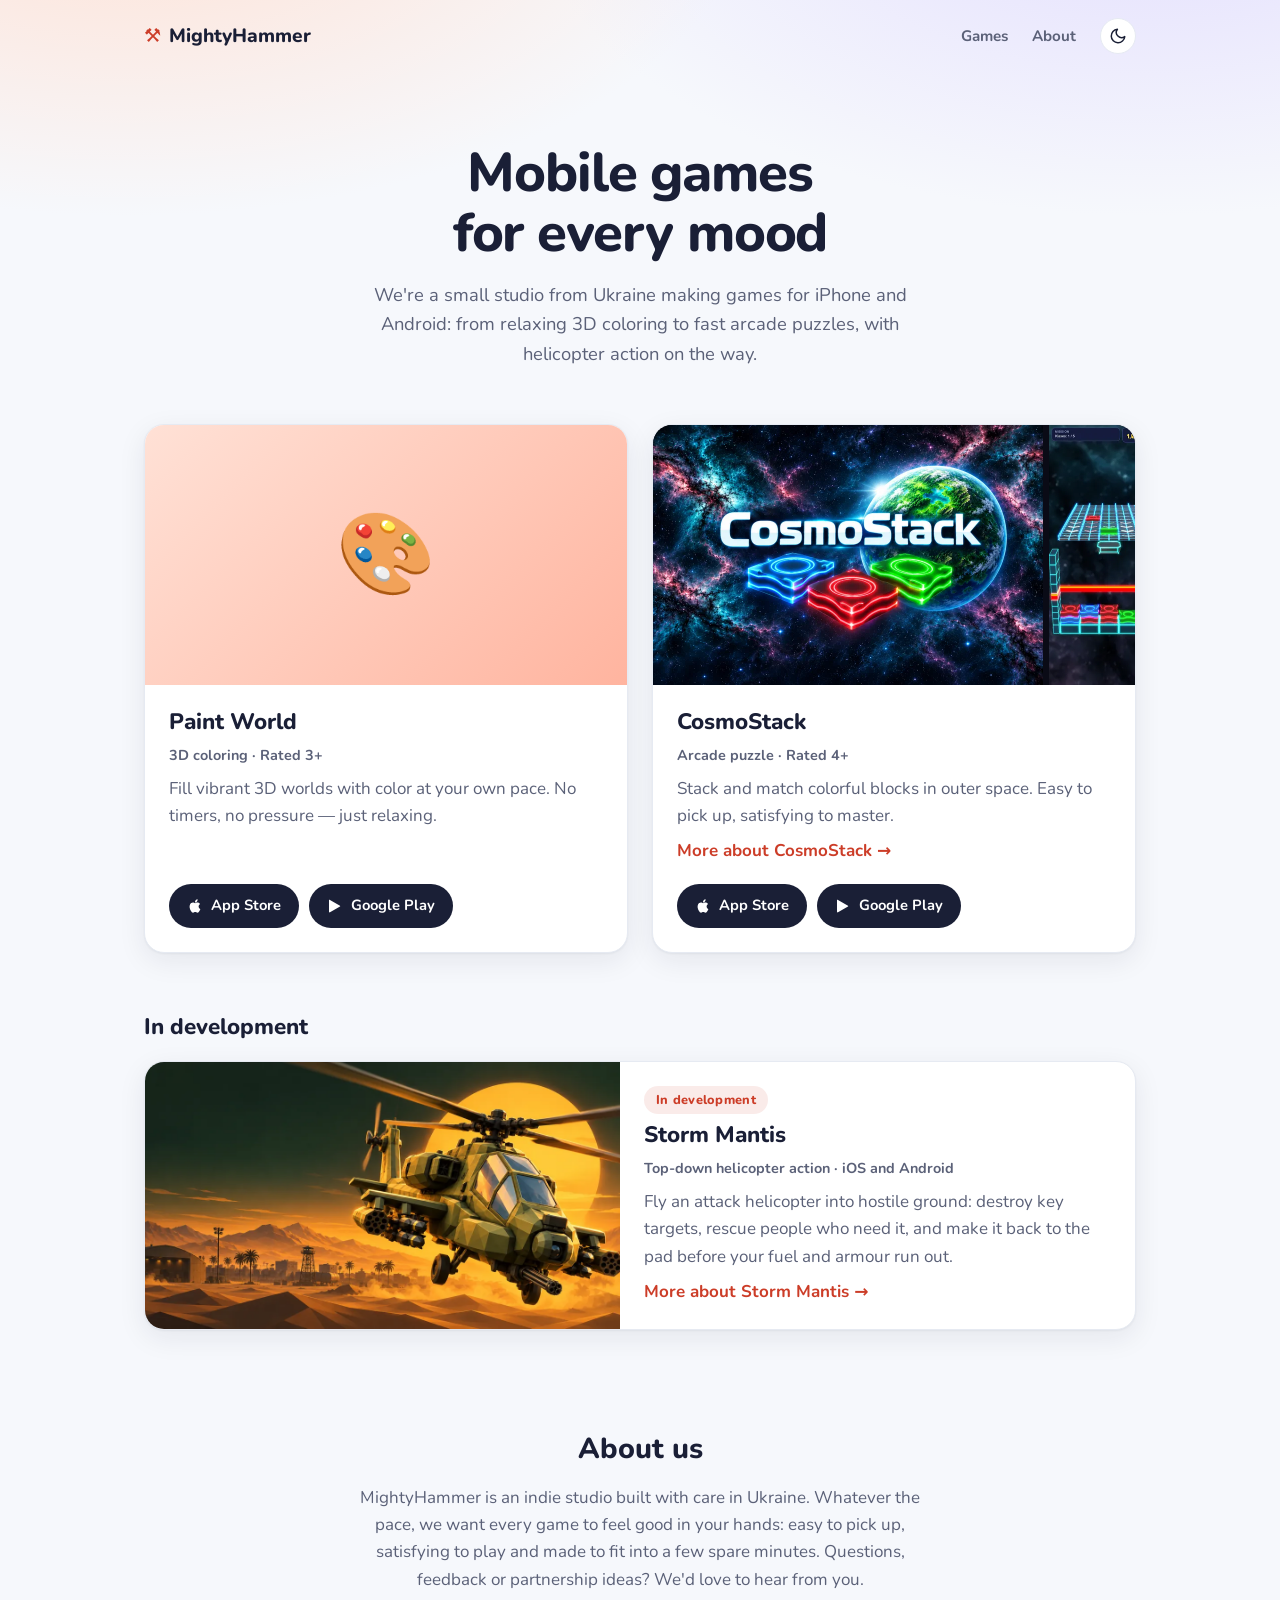
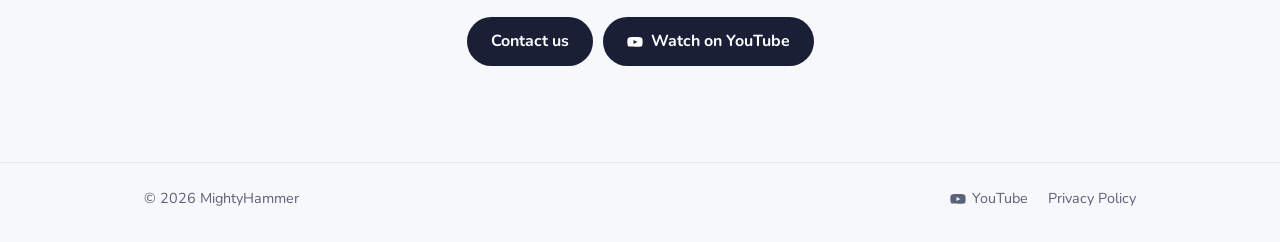
<file: index.html>
<!DOCTYPE html>
<html lang="en">
<head>
  <meta charset="UTF-8" />
  <meta name="viewport" content="width=device-width, initial-scale=1.0" />
  <title>MightyHammer – Mobile Games Studio</title>
  <meta name="description" content="MightyHammer is an indie studio from Ukraine making mobile games for iOS and Android, from relaxing 3D coloring to fast arcade puzzles and helicopter action." />
  <link rel="icon" href="data:image/svg+xml,<svg xmlns='http://www.w3.org/2000/svg' viewBox='0 0 100 100'><text y='.9em' font-size='90'>⚒️</text></svg>" />
  <link rel="preconnect" href="https://fonts.googleapis.com" />
  <link rel="preconnect" href="https://fonts.gstatic.com" crossorigin />
  <link href="https://fonts.googleapis.com/css2?family=Nunito:wght@400;700;800&display=swap" rel="stylesheet" />
  <meta name="color-scheme" content="light dark" />
  <script src="theme.js"></script>
  <link rel="stylesheet" href="styles.css" />
</head>
<body>

<header>
  <div class="wrap">
    <a class="logo" href="/"><span>⚒</span> MightyHammer</a>
    <nav>
      <a href="#games">Games</a>
      <a href="#about">About</a>
      <button class="theme-toggle" type="button" aria-label="Switch theme" hidden>
        <svg class="icon-moon" viewBox="0 0 24 24" aria-hidden="true"><path d="M21 12.79A9 9 0 1 1 11.21 3 7 7 0 0 0 21 12.79z"/></svg>
        <svg class="icon-sun" viewBox="0 0 24 24" aria-hidden="true"><circle cx="12" cy="12" r="4.5"/><path d="M12 1.5v2.5M12 20v2.5M4.6 4.6l1.8 1.8M17.6 17.6l1.8 1.8M1.5 12H4M20 12h2.5M4.6 19.4l1.8-1.8M17.6 6.4l1.8-1.8"/></svg>
      </button>
    </nav>
  </div>
</header>

<main class="wrap">

  <section class="hero">
    <h1>Mobile games for every mood</h1>
    <p>We're a small studio from Ukraine making games for iPhone and Android: from relaxing 3D coloring to fast arcade puzzles, with helicopter action on the way.</p>
  </section>

  <section id="games" class="games" aria-label="Our games">

    <article class="game">
      <div class="game-cover paint" role="img" aria-label="Paint World">🎨</div>
      <div class="game-body">
        <h2>Paint World</h2>
        <div class="game-meta">3D coloring · Rated 3+</div>
        <p>Fill vibrant 3D worlds with color at your own pace. No timers, no pressure — just relaxing.</p>
        <div class="stores">
          <a class="store" href="https://apps.apple.com/ua/app/paint-world-colors-of-life/id1546455893" target="_blank" rel="noopener">
            <svg viewBox="0 0 24 24" aria-hidden="true"><path d="M18.71 19.5c-.83 1.24-1.71 2.45-3.05 2.47-1.34.03-1.77-.79-3.29-.79-1.53 0-2 .77-3.27.82-1.31.05-2.3-1.32-3.14-2.53C4.25 17 2.94 12.45 4.7 9.39c.87-1.52 2.43-2.48 4.12-2.51 1.28-.02 2.5.87 3.29.87.78 0 2.26-1.07 3.8-.91.65.03 2.47.26 3.64 1.98-.09.06-2.17 1.28-2.15 3.81.03 3.02 2.65 4.03 2.68 4.04-.03.07-.42 1.44-1.38 2.83M13 3.5c.73-.83 1.94-1.46 2.94-1.5.13 1.17-.34 2.35-1.04 3.19-.69.85-1.83 1.51-2.95 1.42-.15-1.15.41-2.35 1.05-3.11z"/></svg>
            App Store
          </a>
          <a class="store" href="https://play.google.com/store/apps/details?id=com.mightyhammer.paintworld" target="_blank" rel="noopener">
            <svg viewBox="0 0 24 24" aria-hidden="true"><path d="M3 20.5v-17c0-.83 1-.83 1.5-.43l15 8.5c.5.28.5 1.07 0 1.35l-15 8.5C3.5 21.83 3 21.33 3 20.5z"/></svg>
            Google Play
          </a>
        </div>
      </div>
    </article>

    <article class="game">
      <div class="game-cover reel" role="img" aria-label="CosmoStack artwork and gameplay screenshots">
        <div class="reel-track">
          <img src="images/cosmostack/00-artwork.webp" width="780" height="520" alt="" />
          <img src="images/cosmostack/01-match-and-stack.webp" width="239" height="520" alt="" />
          <img src="images/cosmostack/02-clear-the-line.webp" width="239" height="520" alt="" />
          <img src="images/cosmostack/03-complete-missions.webp" width="239" height="520" alt="" />
          <img src="images/cosmostack/04-build-your-colony.webp" width="239" height="520" alt="" />
          <img src="images/cosmostack/05-restore-planets.webp" width="239" height="520" alt="" />
          <img src="images/cosmostack/06-explore-the-galaxy.webp" width="239" height="520" alt="" />
          <img src="images/cosmostack/07-crystallon-blue-nebula.webp" width="239" height="520" alt="" />
          <img src="images/cosmostack/08-ionia-red-nebula.webp" width="239" height="520" alt="" />
          <!-- same images again, so the loop is seamless -->
          <img src="images/cosmostack/00-artwork.webp" width="780" height="520" alt="" aria-hidden="true" />
          <img src="images/cosmostack/01-match-and-stack.webp" width="239" height="520" alt="" aria-hidden="true" />
          <img src="images/cosmostack/02-clear-the-line.webp" width="239" height="520" alt="" aria-hidden="true" />
          <img src="images/cosmostack/03-complete-missions.webp" width="239" height="520" alt="" aria-hidden="true" />
          <img src="images/cosmostack/04-build-your-colony.webp" width="239" height="520" alt="" aria-hidden="true" />
          <img src="images/cosmostack/05-restore-planets.webp" width="239" height="520" alt="" aria-hidden="true" />
          <img src="images/cosmostack/06-explore-the-galaxy.webp" width="239" height="520" alt="" aria-hidden="true" />
          <img src="images/cosmostack/07-crystallon-blue-nebula.webp" width="239" height="520" alt="" aria-hidden="true" />
          <img src="images/cosmostack/08-ionia-red-nebula.webp" width="239" height="520" alt="" aria-hidden="true" />
        </div>
      </div>
      <div class="game-body">
        <h2><a href="cosmostack.html">CosmoStack</a></h2>
        <div class="game-meta">Arcade puzzle · Rated 4+</div>
        <p>Stack and match colorful blocks in outer space. Easy to pick up, satisfying to master.</p>
        <a class="more" href="cosmostack.html">More about CosmoStack →</a>
        <div class="stores">
          <a class="store" href="https://apps.apple.com/ua/app/cosmostack-match-color-blocks/id1511382402" target="_blank" rel="noopener">
            <svg viewBox="0 0 24 24" aria-hidden="true"><path d="M18.71 19.5c-.83 1.24-1.71 2.45-3.05 2.47-1.34.03-1.77-.79-3.29-.79-1.53 0-2 .77-3.27.82-1.31.05-2.3-1.32-3.14-2.53C4.25 17 2.94 12.45 4.7 9.39c.87-1.52 2.43-2.48 4.12-2.51 1.28-.02 2.5.87 3.29.87.78 0 2.26-1.07 3.8-.91.65.03 2.47.26 3.64 1.98-.09.06-2.17 1.28-2.15 3.81.03 3.02 2.65 4.03 2.68 4.04-.03.07-.42 1.44-1.38 2.83M13 3.5c.73-.83 1.94-1.46 2.94-1.5.13 1.17-.34 2.35-1.04 3.19-.69.85-1.83 1.51-2.95 1.42-.15-1.15.41-2.35 1.05-3.11z"/></svg>
            App Store
          </a>
          <a class="store" href="https://play.google.com/store/apps/details?id=com.MightyHammer.CosmoStack" target="_blank" rel="noopener">
            <svg viewBox="0 0 24 24" aria-hidden="true"><path d="M3 20.5v-17c0-.83 1-.83 1.5-.43l15 8.5c.5.28.5 1.07 0 1.35l-15 8.5C3.5 21.83 3 21.33 3 20.5z"/></svg>
            Google Play
          </a>
        </div>
      </div>
    </article>

  </section>

  <section aria-labelledby="in-development">
    <h2 id="in-development" class="section-title">In development</h2>
    <article class="game game-wide">
      <img class="game-wide-art" src="images/storm-mantis/key-art.webp" width="1200" height="600" alt="An attack helicopter flying low over desert dunes at sunset" />
      <div class="game-body">
        <span class="badge">In development</span>
        <h3><a href="storm-mantis.html">Storm Mantis</a></h3>
        <div class="game-meta">Top-down helicopter action · iOS and Android</div>
        <p>Fly an attack helicopter into hostile ground: destroy key targets, rescue people who need it, and make it back to the pad before your fuel and armour run out.</p>
        <a class="more" href="storm-mantis.html">More about Storm Mantis →</a>
      </div>
    </article>
  </section>

  <section id="about" class="about">
    <h2>About us</h2>
    <p>MightyHammer is an indie studio built with care in Ukraine. Whatever the pace, we want every game to feel good in your hands: easy to pick up, satisfying to play and made to fit into a few spare minutes. Questions, feedback or partnership ideas? We'd love to hear from you.</p>
    <div class="about-links">
      <a class="store" href="mailto:mightyhammergames@gmail.com">Contact us</a>
      <a class="store" href="https://www.youtube.com/@mightyhammer4427" target="_blank" rel="noopener">
        <svg viewBox="0 0 24 24" aria-hidden="true"><path fill-rule="evenodd" d="M23 7.2a3 3 0 0 0-2.1-2.1C19 4.6 12 4.6 12 4.6s-7 0-8.9.5A3 3 0 0 0 1 7.2 31 31 0 0 0 .5 12a31 31 0 0 0 .5 4.8 3 3 0 0 0 2.1 2.1c1.9.5 8.9.5 8.9.5s7 0 8.9-.5a3 3 0 0 0 2.1-2.1 31 31 0 0 0 .5-4.8 31 31 0 0 0-.5-4.8zM9.75 15.02V8.98L15.5 12l-5.75 3.02z"/></svg>
        Watch on YouTube
      </a>
    </div>
  </section>

</main>

<footer>
  <div class="wrap">
    <span>© 2026 MightyHammer</span>
    <div class="footer-links">
      <a href="https://www.youtube.com/@mightyhammer4427" target="_blank" rel="noopener"><svg viewBox="0 0 24 24" aria-hidden="true"><path fill-rule="evenodd" d="M23 7.2a3 3 0 0 0-2.1-2.1C19 4.6 12 4.6 12 4.6s-7 0-8.9.5A3 3 0 0 0 1 7.2 31 31 0 0 0 .5 12a31 31 0 0 0 .5 4.8 3 3 0 0 0 2.1 2.1c1.9.5 8.9.5 8.9.5s7 0 8.9-.5a3 3 0 0 0 2.1-2.1 31 31 0 0 0 .5-4.8 31 31 0 0 0-.5-4.8zM9.75 15.02V8.98L15.5 12l-5.75 3.02z"/></svg> YouTube</a>
      <a href="privacy-policy.html">Privacy Policy</a>
    </div>
  </div>
</footer>

</body>
</html>
</file>
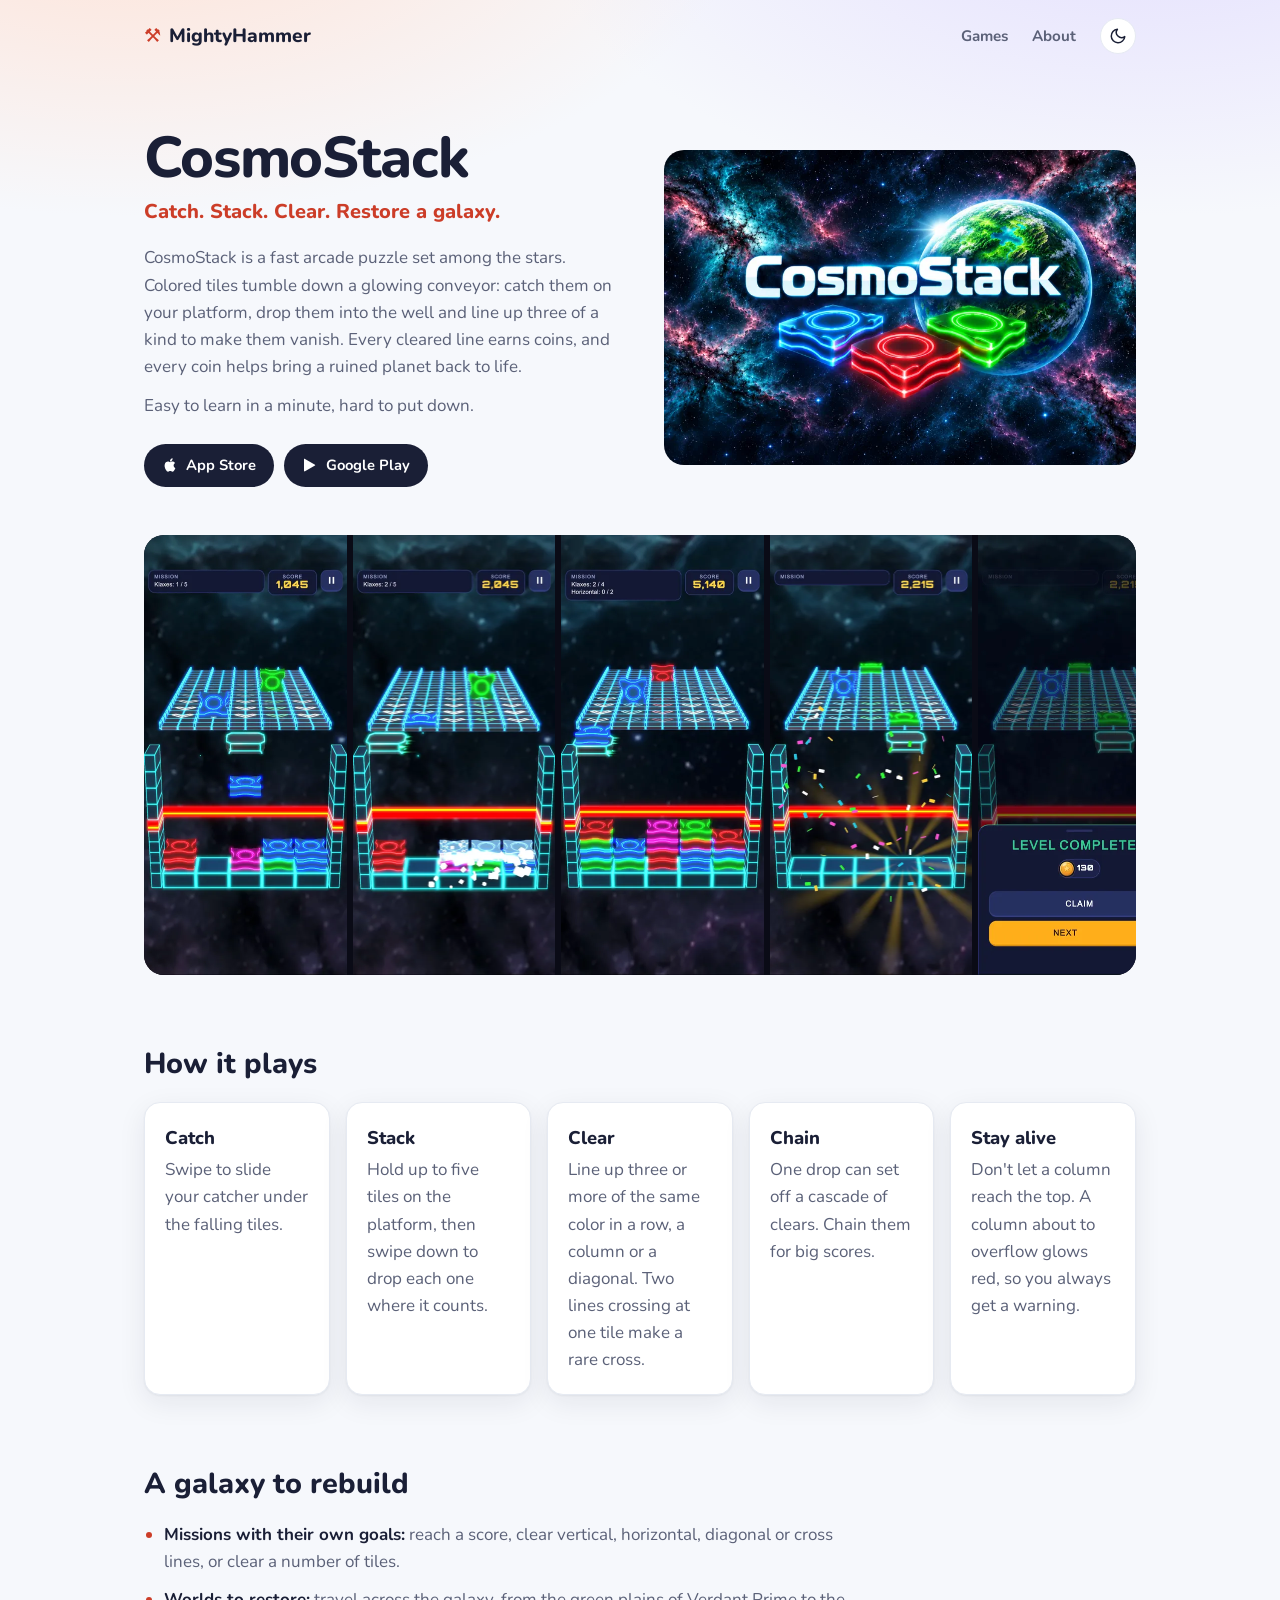
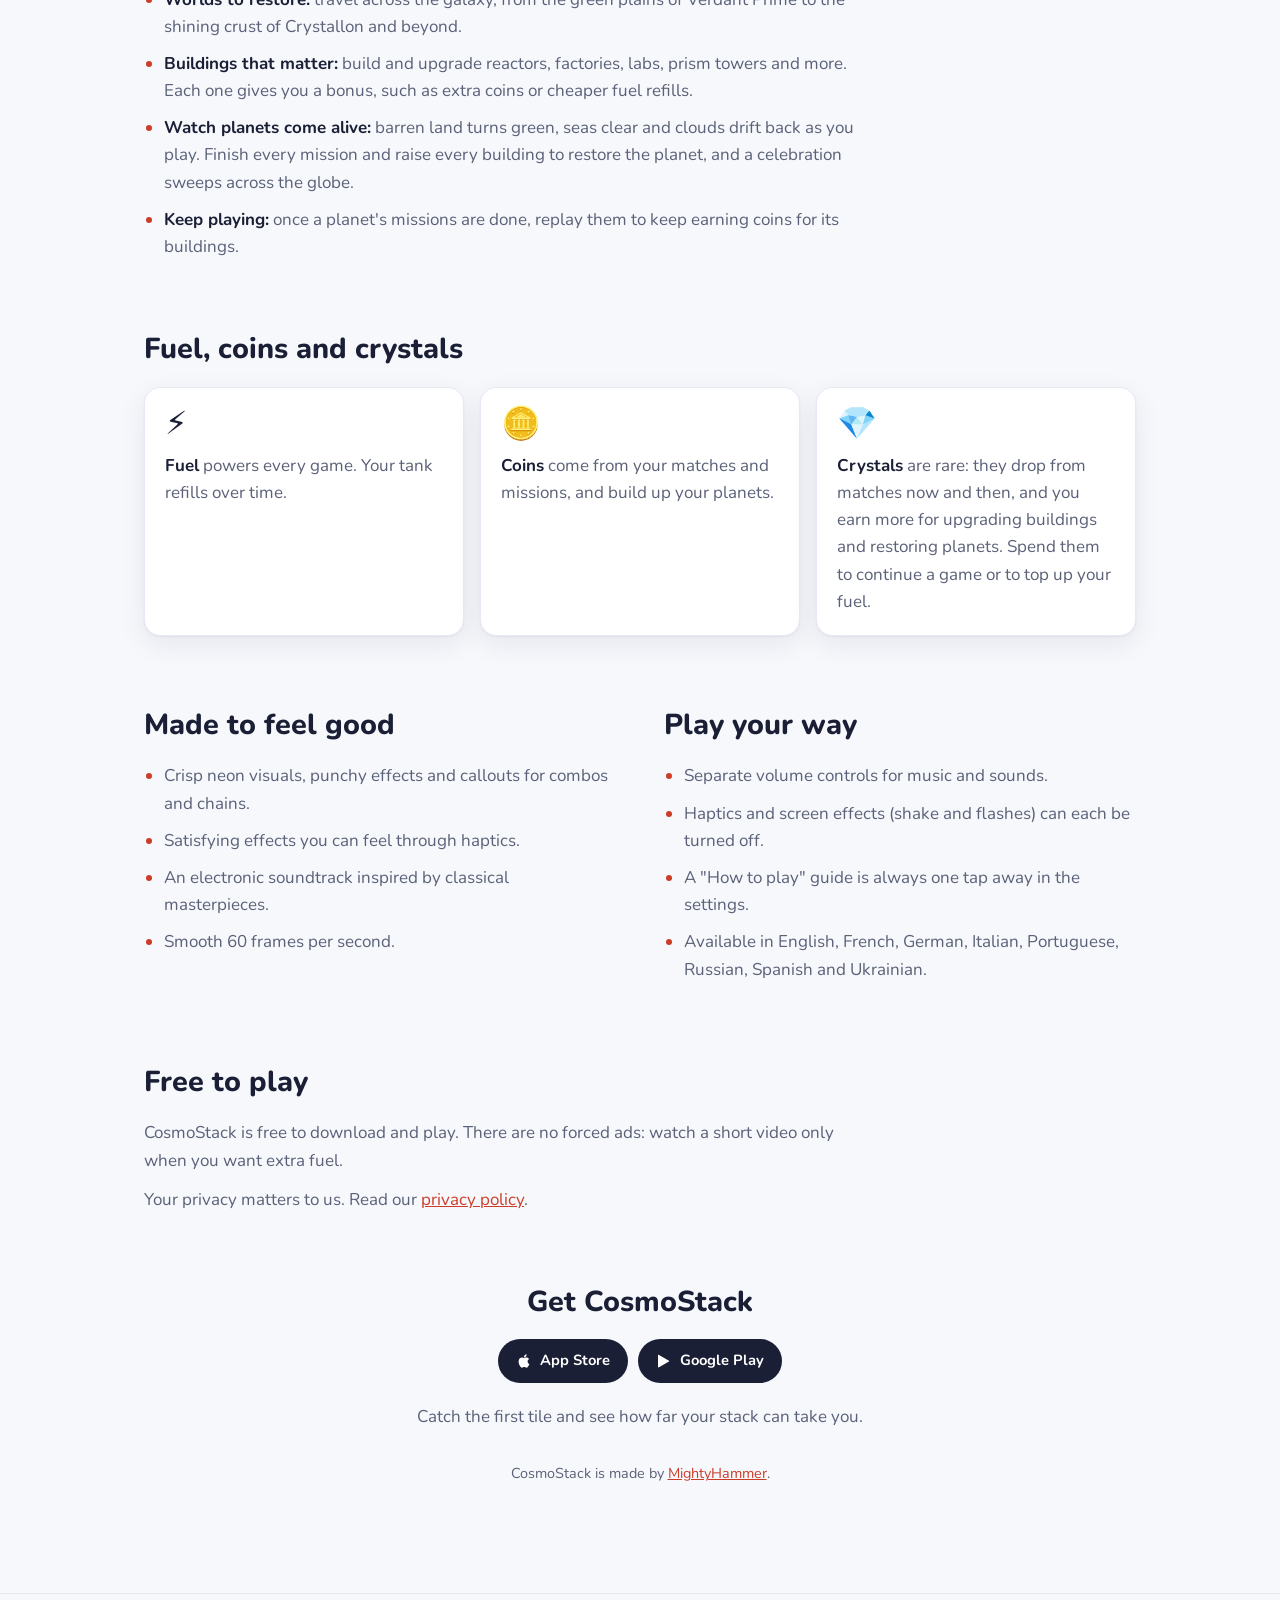
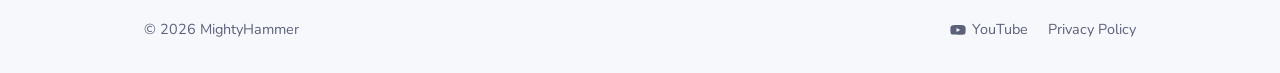
<file: cosmostack.html>
<!DOCTYPE html>
<html lang="en">
<head>
  <meta charset="UTF-8" />
  <meta name="viewport" content="width=device-width, initial-scale=1.0" />
  <title>CosmoStack – MightyHammer</title>
  <meta name="description" content="CosmoStack is a fast arcade puzzle set among the stars. Catch, stack and clear colored tiles to restore a ruined galaxy. Free on iOS and Android." />
  <link rel="icon" href="data:image/svg+xml,<svg xmlns='http://www.w3.org/2000/svg' viewBox='0 0 100 100'><text y='.9em' font-size='90'>⚒️</text></svg>" />
  <link rel="preconnect" href="https://fonts.googleapis.com" />
  <link rel="preconnect" href="https://fonts.gstatic.com" crossorigin />
  <link href="https://fonts.googleapis.com/css2?family=Nunito:wght@400;700;800&display=swap" rel="stylesheet" />
  <meta name="color-scheme" content="light dark" />
  <script src="theme.js"></script>
  <link rel="stylesheet" href="styles.css" />
</head>
<body>

<header>
  <div class="wrap">
    <a class="logo" href="/"><span>⚒</span> MightyHammer</a>
    <nav>
      <a href="index.html#games">Games</a>
      <a href="index.html#about">About</a>
      <button class="theme-toggle" type="button" aria-label="Switch theme" hidden>
        <svg class="icon-moon" viewBox="0 0 24 24" aria-hidden="true"><path d="M21 12.79A9 9 0 1 1 11.21 3 7 7 0 0 0 21 12.79z"/></svg>
        <svg class="icon-sun" viewBox="0 0 24 24" aria-hidden="true"><circle cx="12" cy="12" r="4.5"/><path d="M12 1.5v2.5M12 20v2.5M4.6 4.6l1.8 1.8M17.6 17.6l1.8 1.8M1.5 12H4M20 12h2.5M4.6 19.4l1.8-1.8M17.6 6.4l1.8-1.8"/></svg>
      </button>
    </nav>
  </div>
</header>

<main>

  <section class="wrap game-hero">
    <div>
      <h1>CosmoStack</h1>
      <p class="tagline">Catch. Stack. Clear. Restore a galaxy.</p>
      <p>CosmoStack is a fast arcade puzzle set among the stars. Colored tiles tumble down a glowing conveyor: catch them on your platform, drop them into the well and line up three of a kind to make them vanish. Every cleared line earns coins, and every coin helps bring a ruined planet back to life.</p>
      <p>Easy to learn in a minute, hard to put down.</p>
      <div class="stores">
        <a class="store" href="https://apps.apple.com/ua/app/cosmostack-match-color-blocks/id1511382402" target="_blank" rel="noopener">
          <svg viewBox="0 0 24 24" aria-hidden="true"><path d="M18.71 19.5c-.83 1.24-1.71 2.45-3.05 2.47-1.34.03-1.77-.79-3.29-.79-1.53 0-2 .77-3.27.82-1.31.05-2.3-1.32-3.14-2.53C4.25 17 2.94 12.45 4.7 9.39c.87-1.52 2.43-2.48 4.12-2.51 1.28-.02 2.5.87 3.29.87.78 0 2.26-1.07 3.8-.91.65.03 2.47.26 3.64 1.98-.09.06-2.17 1.28-2.15 3.81.03 3.02 2.65 4.03 2.68 4.04-.03.07-.42 1.44-1.38 2.83M13 3.5c.73-.83 1.94-1.46 2.94-1.5.13 1.17-.34 2.35-1.04 3.19-.69.85-1.83 1.51-2.95 1.42-.15-1.15.41-2.35 1.05-3.11z"/></svg>
          App Store
        </a>
        <a class="store" href="https://play.google.com/store/apps/details?id=com.MightyHammer.CosmoStack" target="_blank" rel="noopener">
          <svg viewBox="0 0 24 24" aria-hidden="true"><path d="M3 20.5v-17c0-.83 1-.83 1.5-.43l15 8.5c.5.28.5 1.07 0 1.35l-15 8.5C3.5 21.83 3 21.33 3 20.5z"/></svg>
          Google Play
        </a>
      </div>
    </div>
    <img class="game-hero-art" src="images/cosmostack/00-artwork.webp" width="780" height="520" alt="CosmoStack logo with glowing neon tiles in front of a green planet" />
  </section>

  <div class="wrap">
    <div class="reel gallery" role="img" aria-label="CosmoStack screenshots: catching and stacking tiles, clearing lines, completing missions and building on Verdant Prime">
      <div class="reel-track">
        <img src="images/cosmostack/gallery/01-catch-and-stack.webp" width="405" height="880" alt="" />
        <img src="images/cosmostack/gallery/02-clear-matching-tiles.webp" width="405" height="880" alt="" />
        <img src="images/cosmostack/gallery/03-master-the-stack.webp" width="405" height="880" alt="" />
        <img src="images/cosmostack/gallery/04-celebrate-the-clear.webp" width="405" height="880" alt="" />
        <img src="images/cosmostack/gallery/05-complete-missions.webp" width="405" height="880" alt="" />
        <img src="images/cosmostack/gallery/06-restore-verdant-prime.webp" width="405" height="880" alt="" />
        <img src="images/cosmostack/gallery/07-power-your-colony.webp" width="405" height="880" alt="" />
        <img src="images/cosmostack/gallery/08-build-the-lab.webp" width="405" height="880" alt="" />
        <!-- same images again, so the loop is seamless -->
        <img src="images/cosmostack/gallery/01-catch-and-stack.webp" width="405" height="880" alt="" aria-hidden="true" />
        <img src="images/cosmostack/gallery/02-clear-matching-tiles.webp" width="405" height="880" alt="" aria-hidden="true" />
        <img src="images/cosmostack/gallery/03-master-the-stack.webp" width="405" height="880" alt="" aria-hidden="true" />
        <img src="images/cosmostack/gallery/04-celebrate-the-clear.webp" width="405" height="880" alt="" aria-hidden="true" />
        <img src="images/cosmostack/gallery/05-complete-missions.webp" width="405" height="880" alt="" aria-hidden="true" />
        <img src="images/cosmostack/gallery/06-restore-verdant-prime.webp" width="405" height="880" alt="" aria-hidden="true" />
        <img src="images/cosmostack/gallery/07-power-your-colony.webp" width="405" height="880" alt="" aria-hidden="true" />
        <img src="images/cosmostack/gallery/08-build-the-lab.webp" width="405" height="880" alt="" aria-hidden="true" />
      </div>
    </div>
  </div>

  <div class="wrap game-page">

    <section>
      <h2>How it plays</h2>
      <div class="cards">
        <div class="card">
          <h3>Catch</h3>
          <p>Swipe to slide your catcher under the falling tiles.</p>
        </div>
        <div class="card">
          <h3>Stack</h3>
          <p>Hold up to five tiles on the platform, then swipe down to drop each one where it counts.</p>
        </div>
        <div class="card">
          <h3>Clear</h3>
          <p>Line up three or more of the same color in a row, a column or a diagonal. Two lines crossing at one tile make a rare cross.</p>
        </div>
        <div class="card">
          <h3>Chain</h3>
          <p>One drop can set off a cascade of clears. Chain them for big scores.</p>
        </div>
        <div class="card">
          <h3>Stay alive</h3>
          <p>Don't let a column reach the top. A column about to overflow glows red, so you always get a warning.</p>
        </div>
      </div>
    </section>

    <section>
      <h2>A galaxy to rebuild</h2>
      <ul class="points">
        <li><strong>Missions with their own goals:</strong> reach a score, clear vertical, horizontal, diagonal or cross lines, or clear a number of tiles.</li>
        <li><strong>Worlds to restore:</strong> travel across the galaxy, from the green plains of Verdant Prime to the shining crust of Crystallon and beyond.</li>
        <li><strong>Buildings that matter:</strong> build and upgrade reactors, factories, labs, prism towers and more. Each one gives you a bonus, such as extra coins or cheaper fuel refills.</li>
        <li><strong>Watch planets come alive:</strong> barren land turns green, seas clear and clouds drift back as you play. Finish every mission and raise every building to restore the planet, and a celebration sweeps across the globe.</li>
        <li><strong>Keep playing:</strong> once a planet's missions are done, replay them to keep earning coins for its buildings.</li>
      </ul>
    </section>

    <section>
      <h2>Fuel, coins and crystals</h2>
      <div class="cards">
        <div class="card">
          <span class="icon" aria-hidden="true">⚡</span>
          <p><strong>Fuel</strong> powers every game. Your tank refills over time.</p>
        </div>
        <div class="card">
          <span class="icon" aria-hidden="true">🪙</span>
          <p><strong>Coins</strong> come from your matches and missions, and build up your planets.</p>
        </div>
        <div class="card">
          <span class="icon" aria-hidden="true">💎</span>
          <p><strong>Crystals</strong> are rare: they drop from matches now and then, and you earn more for upgrading buildings and restoring planets. Spend them to continue a game or to top up your fuel.</p>
        </div>
      </div>
    </section>

    <div class="columns">
      <section>
        <h2>Made to feel good</h2>
        <ul class="points">
          <li>Crisp neon visuals, punchy effects and callouts for combos and chains.</li>
          <li>Satisfying effects you can feel through haptics.</li>
          <li>An electronic soundtrack inspired by classical masterpieces.</li>
          <li>Smooth 60 frames per second.</li>
        </ul>
      </section>
      <section>
        <h2>Play your way</h2>
        <ul class="points">
          <li>Separate volume controls for music and sounds.</li>
          <li>Haptics and screen effects (shake and flashes) can each be turned off.</li>
          <li>A "How to play" guide is always one tap away in the settings.</li>
          <li>Available in English, French, German, Italian, Portuguese, Russian, Spanish and Ukrainian.</li>
        </ul>
      </section>
    </div>

    <section>
      <h2>Free to play</h2>
      <p>CosmoStack is free to download and play. There are no forced ads: watch a short video only when you want extra fuel.</p>
      <p>Your privacy matters to us. Read our <a href="privacy-policy.html">privacy policy</a>.</p>
    </section>

    <section class="get">
      <h2>Get CosmoStack</h2>
      <div class="stores">
        <a class="store" href="https://apps.apple.com/ua/app/cosmostack-match-color-blocks/id1511382402" target="_blank" rel="noopener">
          <svg viewBox="0 0 24 24" aria-hidden="true"><path d="M18.71 19.5c-.83 1.24-1.71 2.45-3.05 2.47-1.34.03-1.77-.79-3.29-.79-1.53 0-2 .77-3.27.82-1.31.05-2.3-1.32-3.14-2.53C4.25 17 2.94 12.45 4.7 9.39c.87-1.52 2.43-2.48 4.12-2.51 1.28-.02 2.5.87 3.29.87.78 0 2.26-1.07 3.8-.91.65.03 2.47.26 3.64 1.98-.09.06-2.17 1.28-2.15 3.81.03 3.02 2.65 4.03 2.68 4.04-.03.07-.42 1.44-1.38 2.83M13 3.5c.73-.83 1.94-1.46 2.94-1.5.13 1.17-.34 2.35-1.04 3.19-.69.85-1.83 1.51-2.95 1.42-.15-1.15.41-2.35 1.05-3.11z"/></svg>
          App Store
        </a>
        <a class="store" href="https://play.google.com/store/apps/details?id=com.MightyHammer.CosmoStack" target="_blank" rel="noopener">
          <svg viewBox="0 0 24 24" aria-hidden="true"><path d="M3 20.5v-17c0-.83 1-.83 1.5-.43l15 8.5c.5.28.5 1.07 0 1.35l-15 8.5C3.5 21.83 3 21.33 3 20.5z"/></svg>
          Google Play
        </a>
      </div>
      <p>Catch the first tile and see how far your stack can take you.</p>
      <p class="byline">CosmoStack is made by <a href="/">MightyHammer</a>.</p>
    </section>

  </div>

</main>

<footer>
  <div class="wrap">
    <span>© 2026 MightyHammer</span>
    <div class="footer-links">
      <a href="https://www.youtube.com/@mightyhammer4427" target="_blank" rel="noopener"><svg viewBox="0 0 24 24" aria-hidden="true"><path fill-rule="evenodd" d="M23 7.2a3 3 0 0 0-2.1-2.1C19 4.6 12 4.6 12 4.6s-7 0-8.9.5A3 3 0 0 0 1 7.2 31 31 0 0 0 .5 12a31 31 0 0 0 .5 4.8 3 3 0 0 0 2.1 2.1c1.9.5 8.9.5 8.9.5s7 0 8.9-.5a3 3 0 0 0 2.1-2.1 31 31 0 0 0 .5-4.8 31 31 0 0 0-.5-4.8zM9.75 15.02V8.98L15.5 12l-5.75 3.02z"/></svg> YouTube</a>
      <a href="privacy-policy.html">Privacy Policy</a>
    </div>
  </div>
</footer>

</body>
</html>
</file>
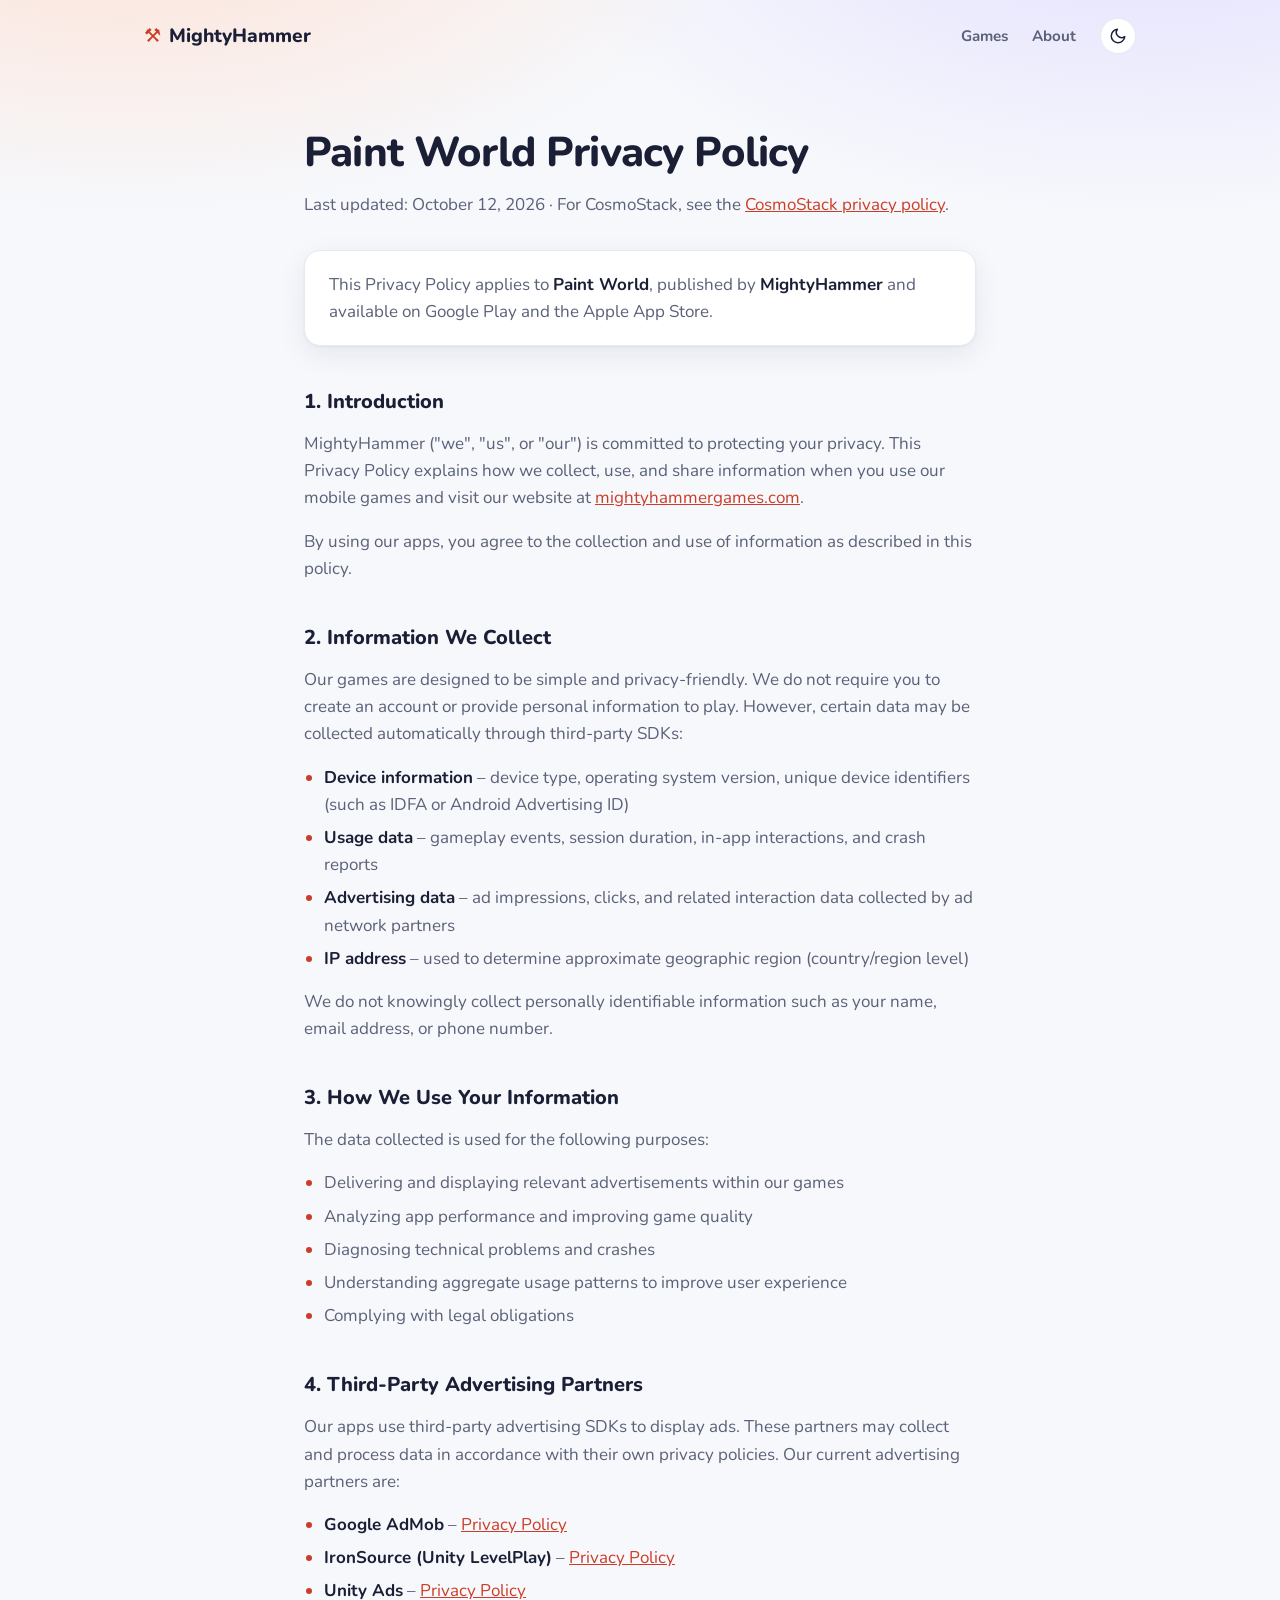
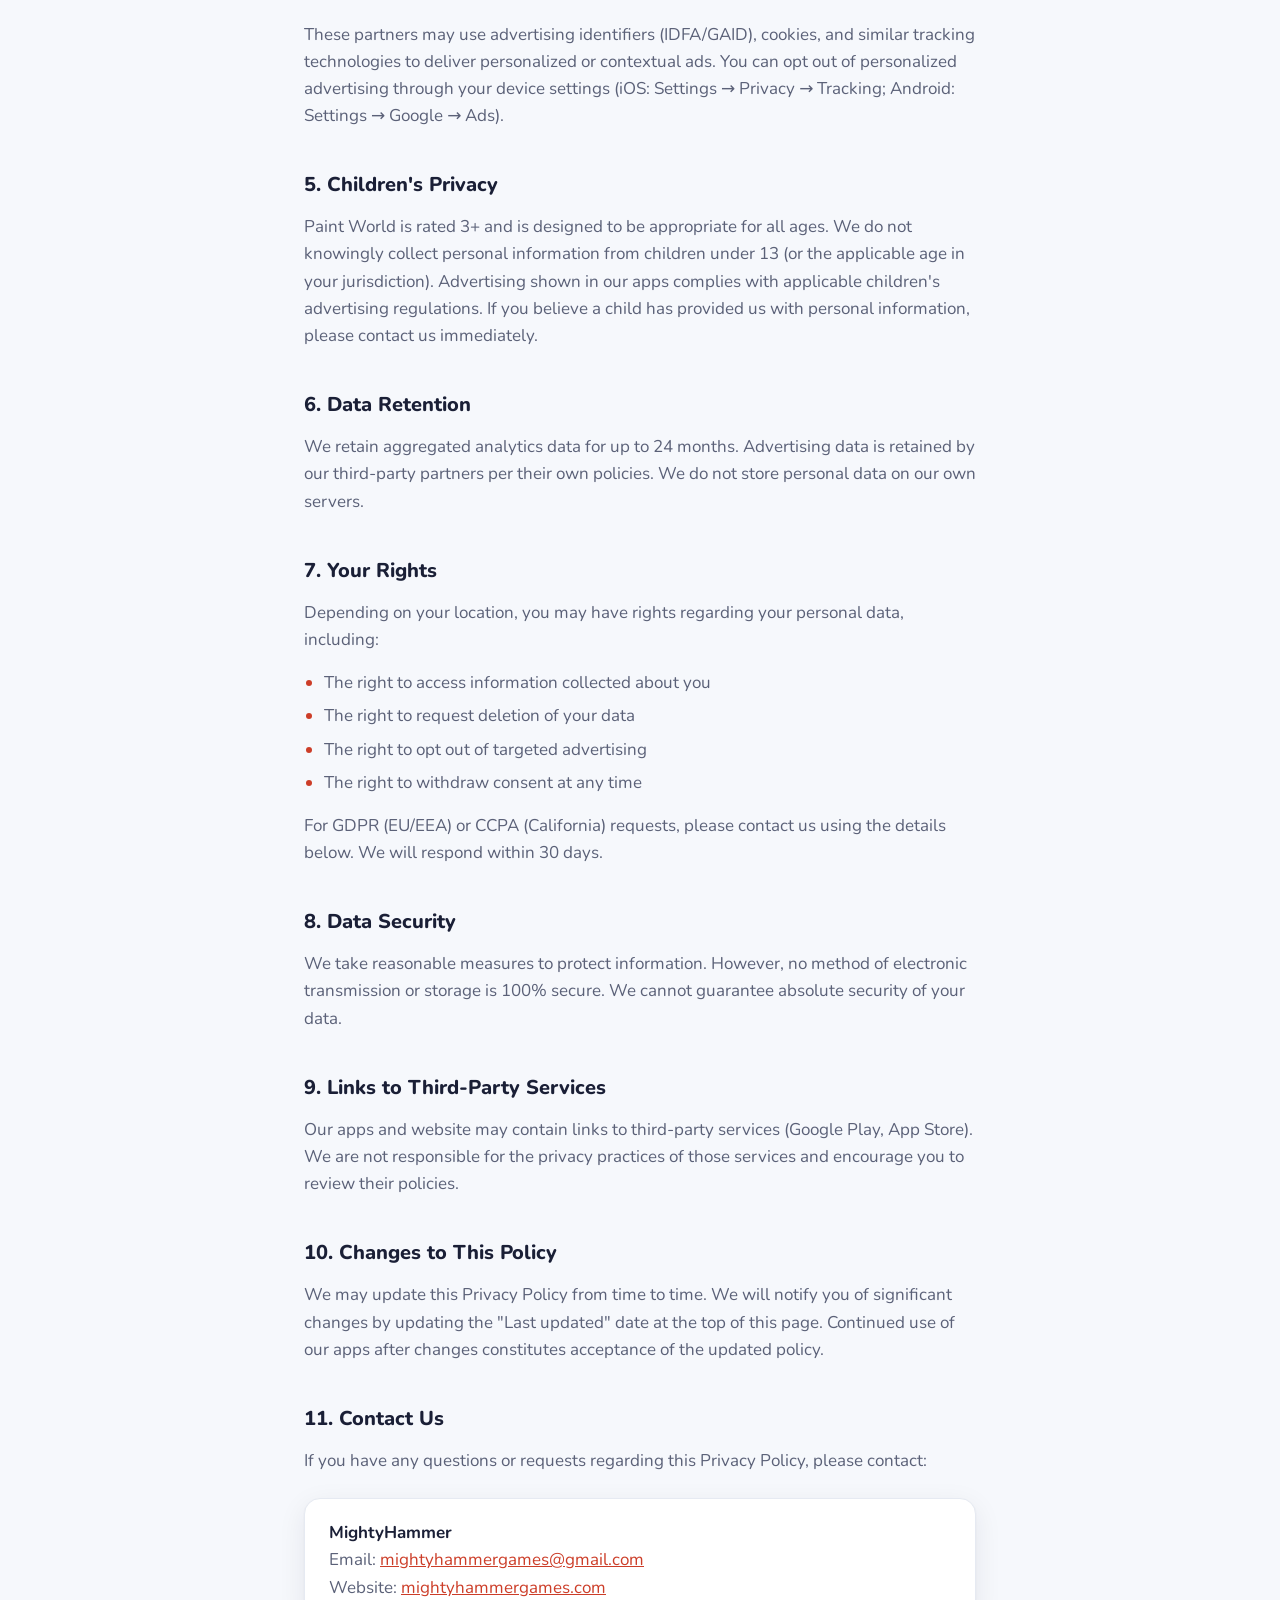
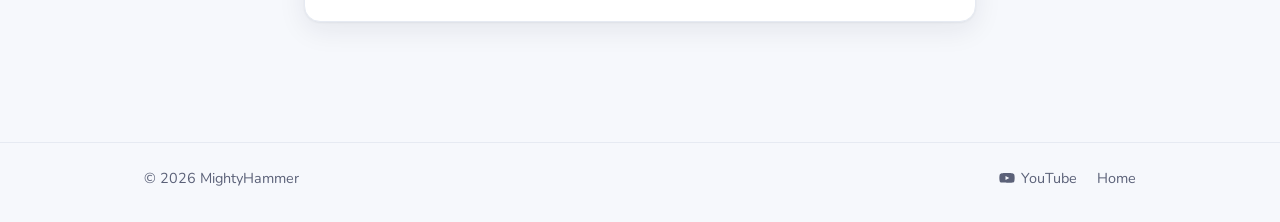
<file: paint-world-privacy-policy.html>
<!DOCTYPE html>
<html lang="en">
<head>
  <meta charset="UTF-8" />
  <meta name="viewport" content="width=device-width, initial-scale=1.0" />
  <title>Paint World Privacy Policy – MightyHammer</title>
  <meta name="description" content="Privacy policy for Paint World, a mobile game by MightyHammer." />
  <link rel="icon" href="data:image/svg+xml,<svg xmlns='http://www.w3.org/2000/svg' viewBox='0 0 100 100'><text y='.9em' font-size='90'>⚒️</text></svg>" />
  <link rel="preconnect" href="https://fonts.googleapis.com" />
  <link rel="preconnect" href="https://fonts.gstatic.com" crossorigin />
  <link href="https://fonts.googleapis.com/css2?family=Nunito:wght@400;700;800&display=swap" rel="stylesheet" />
  <meta name="color-scheme" content="light dark" />
  <script src="theme.js"></script>
  <link rel="stylesheet" href="styles.css" />
</head>
<body>

<header>
  <div class="wrap">
    <a class="logo" href="/"><span>⚒</span> MightyHammer</a>
    <nav>
      <a href="index.html#games">Games</a>
      <a href="index.html#about">About</a>
      <button class="theme-toggle" type="button" aria-label="Switch theme" hidden>
        <svg class="icon-moon" viewBox="0 0 24 24" aria-hidden="true"><path d="M21 12.79A9 9 0 1 1 11.21 3 7 7 0 0 0 21 12.79z"/></svg>
        <svg class="icon-sun" viewBox="0 0 24 24" aria-hidden="true"><circle cx="12" cy="12" r="4.5"/><path d="M12 1.5v2.5M12 20v2.5M4.6 4.6l1.8 1.8M17.6 17.6l1.8 1.8M1.5 12H4M20 12h2.5M4.6 19.4l1.8-1.8M17.6 6.4l1.8-1.8"/></svg>
      </button>
    </nav>
  </div>
</header>

<main class="wrap legal">
  <h1>Paint World Privacy Policy</h1>
  <p class="updated">Last updated: October 12, 2026 · For CosmoStack, see the <a href="privacy-policy.html">CosmoStack privacy policy</a>.</p>

  <div class="note">
    <p>This Privacy Policy applies to <strong>Paint World</strong>, published by <strong>MightyHammer</strong> and available on Google Play and the Apple App Store.</p>
  </div>

  <h2>1. Introduction</h2>
  <p>MightyHammer ("we", "us", or "our") is committed to protecting your privacy. This Privacy Policy explains how we collect, use, and share information when you use our mobile games and visit our website at <a href="https://mightyhammergames.com">mightyhammergames.com</a>.</p>
  <p>By using our apps, you agree to the collection and use of information as described in this policy.</p>

  <h2>2. Information We Collect</h2>
  <p>Our games are designed to be simple and privacy-friendly. We do not require you to create an account or provide personal information to play. However, certain data may be collected automatically through third-party SDKs:</p>
  <ul>
    <li><strong>Device information</strong> – device type, operating system version, unique device identifiers (such as IDFA or Android Advertising ID)</li>
    <li><strong>Usage data</strong> – gameplay events, session duration, in-app interactions, and crash reports</li>
    <li><strong>Advertising data</strong> – ad impressions, clicks, and related interaction data collected by ad network partners</li>
    <li><strong>IP address</strong> – used to determine approximate geographic region (country/region level)</li>
  </ul>
  <p>We do not knowingly collect personally identifiable information such as your name, email address, or phone number.</p>

  <h2>3. How We Use Your Information</h2>
  <p>The data collected is used for the following purposes:</p>
  <ul>
    <li>Delivering and displaying relevant advertisements within our games</li>
    <li>Analyzing app performance and improving game quality</li>
    <li>Diagnosing technical problems and crashes</li>
    <li>Understanding aggregate usage patterns to improve user experience</li>
    <li>Complying with legal obligations</li>
  </ul>

  <h2>4. Third-Party Advertising Partners</h2>
  <p>Our apps use third-party advertising SDKs to display ads. These partners may collect and process data in accordance with their own privacy policies. Our current advertising partners are:</p>
  <ul>
    <li><strong>Google AdMob</strong> – <a href="https://policies.google.com/privacy" target="_blank" rel="noopener">Privacy Policy</a></li>
    <li><strong>IronSource (Unity LevelPlay)</strong> – <a href="https://www.is.com/privacy-policy/" target="_blank" rel="noopener">Privacy Policy</a></li>
    <li><strong>Unity Ads</strong> – <a href="https://unity.com/legal/game-player-and-app-user-privacy-policy" target="_blank" rel="noopener">Privacy Policy</a></li>
  </ul>
  <p>These partners may use advertising identifiers (IDFA/GAID), cookies, and similar tracking technologies to deliver personalized or contextual ads. You can opt out of personalized advertising through your device settings (iOS: Settings → Privacy → Tracking; Android: Settings → Google → Ads).</p>

  <h2>5. Children's Privacy</h2>
  <p>Paint World is rated 3+ and is designed to be appropriate for all ages. We do not knowingly collect personal information from children under 13 (or the applicable age in your jurisdiction). Advertising shown in our apps complies with applicable children's advertising regulations. If you believe a child has provided us with personal information, please contact us immediately.</p>

  <h2>6. Data Retention</h2>
  <p>We retain aggregated analytics data for up to 24 months. Advertising data is retained by our third-party partners per their own policies. We do not store personal data on our own servers.</p>

  <h2>7. Your Rights</h2>
  <p>Depending on your location, you may have rights regarding your personal data, including:</p>
  <ul>
    <li>The right to access information collected about you</li>
    <li>The right to request deletion of your data</li>
    <li>The right to opt out of targeted advertising</li>
    <li>The right to withdraw consent at any time</li>
  </ul>
  <p>For GDPR (EU/EEA) or CCPA (California) requests, please contact us using the details below. We will respond within 30 days.</p>

  <h2>8. Data Security</h2>
  <p>We take reasonable measures to protect information. However, no method of electronic transmission or storage is 100% secure. We cannot guarantee absolute security of your data.</p>

  <h2>9. Links to Third-Party Services</h2>
  <p>Our apps and website may contain links to third-party services (Google Play, App Store). We are not responsible for the privacy practices of those services and encourage you to review their policies.</p>

  <h2>10. Changes to This Policy</h2>
  <p>We may update this Privacy Policy from time to time. We will notify you of significant changes by updating the "Last updated" date at the top of this page. Continued use of our apps after changes constitutes acceptance of the updated policy.</p>

  <h2>11. Contact Us</h2>
  <p>If you have any questions or requests regarding this Privacy Policy, please contact:</p>
  <div class="note">
    <p><strong>MightyHammer</strong><br />
    Email: <a href="mailto:mightyhammergames@gmail.com">mightyhammergames@gmail.com</a><br />
    Website: <a href="https://mightyhammergames.com">mightyhammergames.com</a></p>
  </div>
</main>

<footer>
  <div class="wrap">
    <span>© 2026 MightyHammer</span>
    <div class="footer-links">
      <a href="https://www.youtube.com/@mightyhammer4427" target="_blank" rel="noopener"><svg viewBox="0 0 24 24" aria-hidden="true"><path fill-rule="evenodd" d="M23 7.2a3 3 0 0 0-2.1-2.1C19 4.6 12 4.6 12 4.6s-7 0-8.9.5A3 3 0 0 0 1 7.2 31 31 0 0 0 .5 12a31 31 0 0 0 .5 4.8 3 3 0 0 0 2.1 2.1c1.9.5 8.9.5 8.9.5s7 0 8.9-.5a3 3 0 0 0 2.1-2.1 31 31 0 0 0 .5-4.8 31 31 0 0 0-.5-4.8zM9.75 15.02V8.98L15.5 12l-5.75 3.02z"/></svg> YouTube</a>
      <a href="index.html">Home</a>
    </div>
  </div>
</footer>

</body>
</html>
</file>
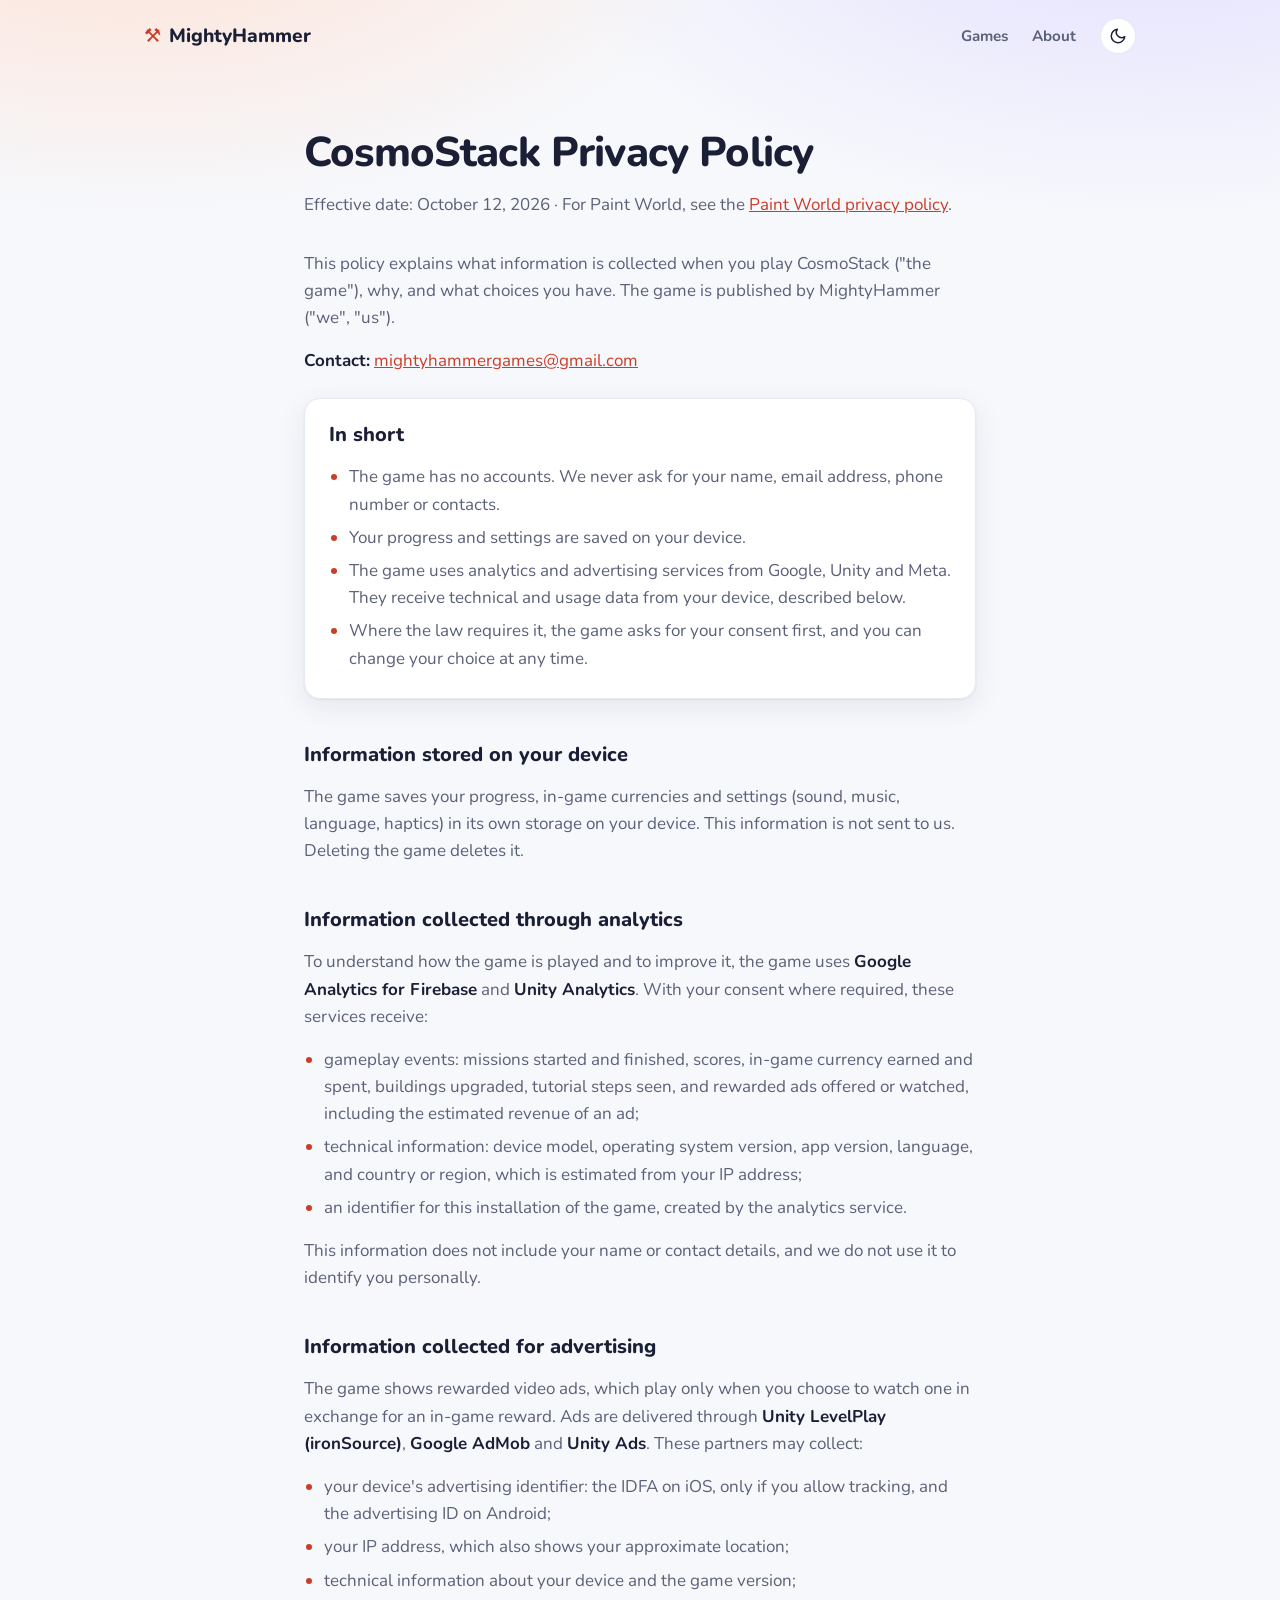
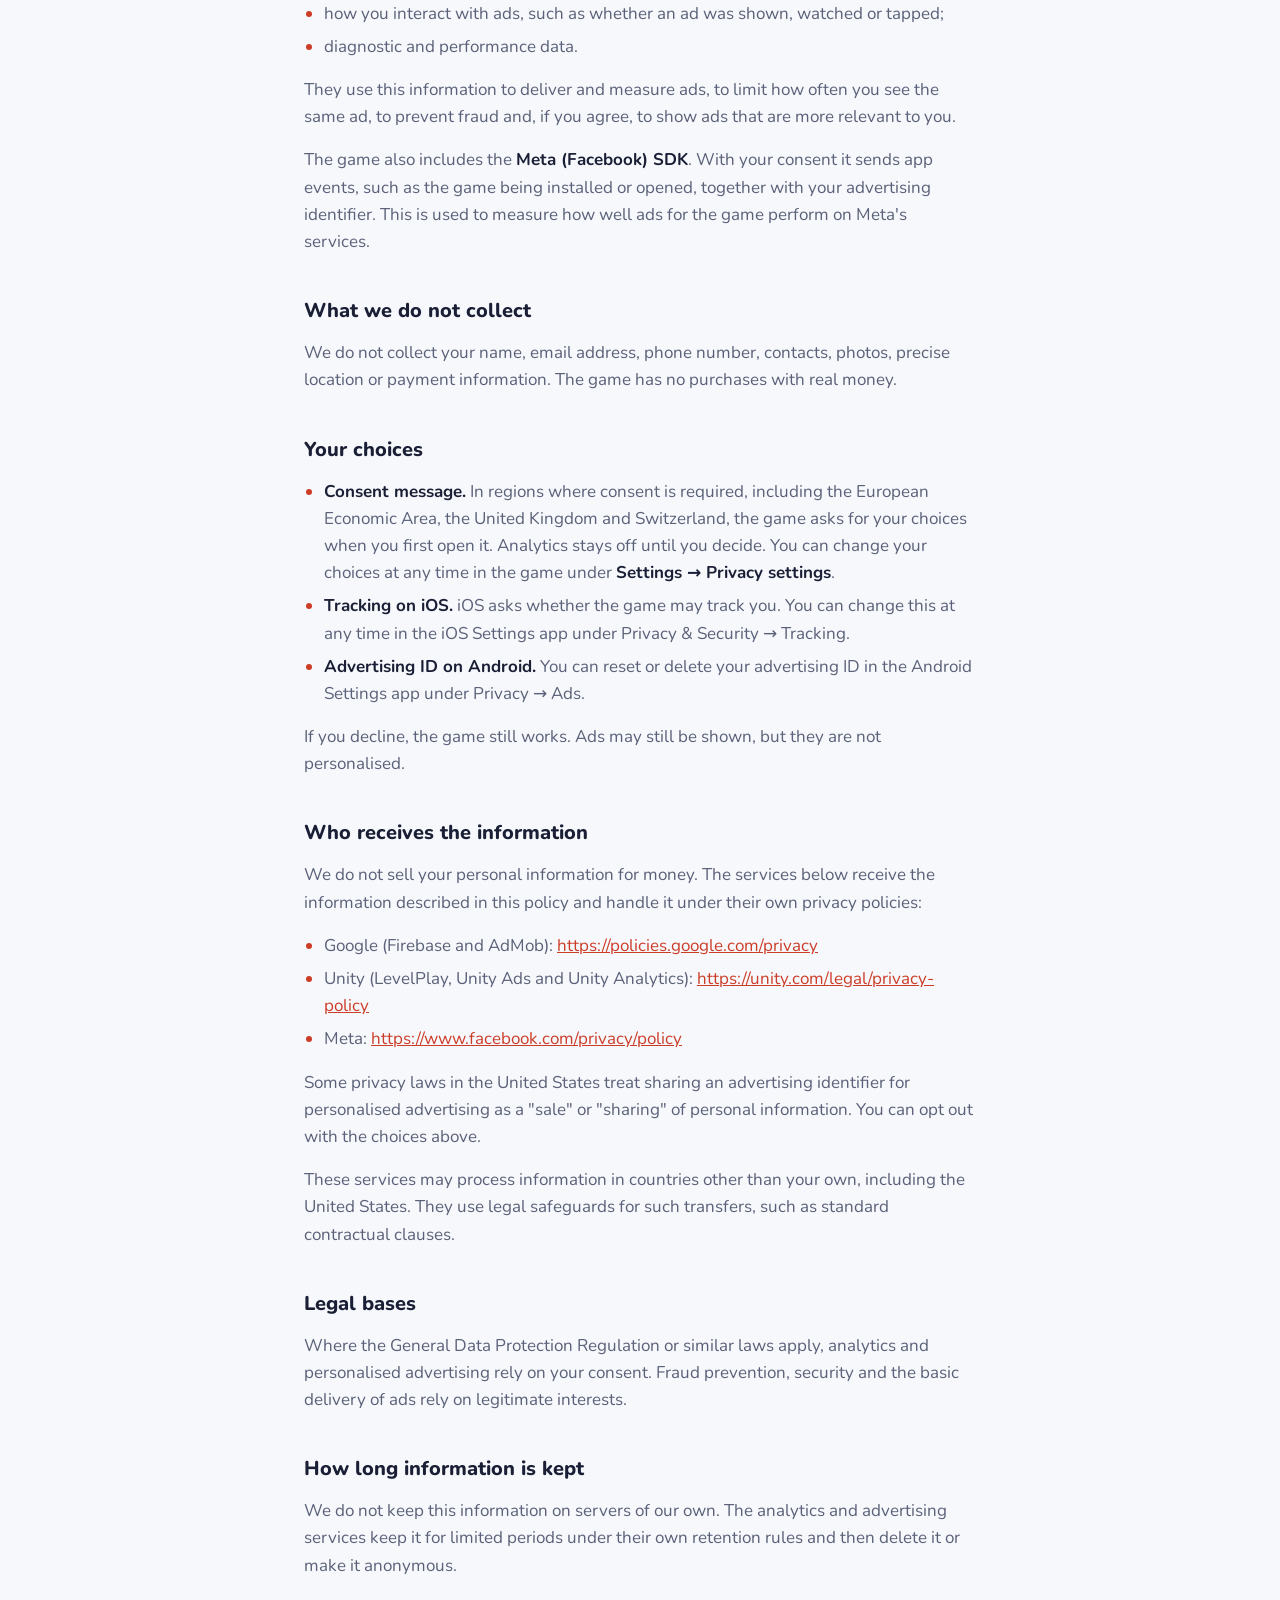
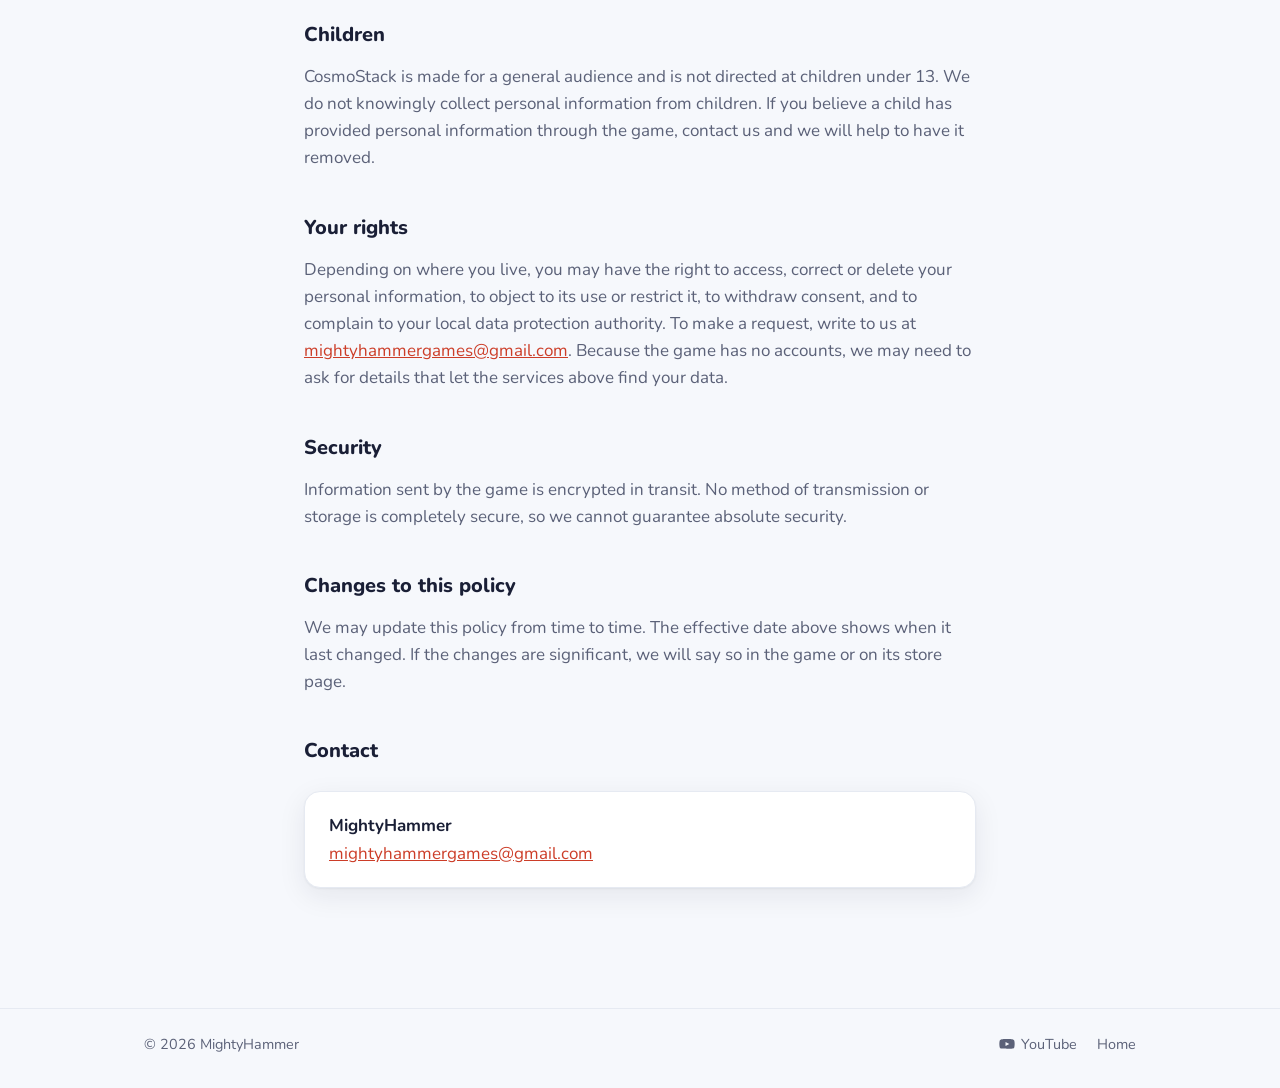
<file: privacy-policy.html>
<!DOCTYPE html>
<html lang="en">
<head>
  <meta charset="UTF-8" />
  <meta name="viewport" content="width=device-width, initial-scale=1.0" />
  <title>CosmoStack Privacy Policy – MightyHammer</title>
  <meta name="description" content="Privacy policy for CosmoStack, a mobile game by MightyHammer." />
  <link rel="icon" href="data:image/svg+xml,<svg xmlns='http://www.w3.org/2000/svg' viewBox='0 0 100 100'><text y='.9em' font-size='90'>⚒️</text></svg>" />
  <link rel="preconnect" href="https://fonts.googleapis.com" />
  <link rel="preconnect" href="https://fonts.gstatic.com" crossorigin />
  <link href="https://fonts.googleapis.com/css2?family=Nunito:wght@400;700;800&display=swap" rel="stylesheet" />
  <meta name="color-scheme" content="light dark" />
  <script src="theme.js"></script>
  <link rel="stylesheet" href="styles.css" />
</head>
<body>

<header>
  <div class="wrap">
    <a class="logo" href="/"><span>⚒</span> MightyHammer</a>
    <nav>
      <a href="index.html#games">Games</a>
      <a href="index.html#about">About</a>
      <button class="theme-toggle" type="button" aria-label="Switch theme" hidden>
        <svg class="icon-moon" viewBox="0 0 24 24" aria-hidden="true"><path d="M21 12.79A9 9 0 1 1 11.21 3 7 7 0 0 0 21 12.79z"/></svg>
        <svg class="icon-sun" viewBox="0 0 24 24" aria-hidden="true"><circle cx="12" cy="12" r="4.5"/><path d="M12 1.5v2.5M12 20v2.5M4.6 4.6l1.8 1.8M17.6 17.6l1.8 1.8M1.5 12H4M20 12h2.5M4.6 19.4l1.8-1.8M17.6 6.4l1.8-1.8"/></svg>
      </button>
    </nav>
  </div>
</header>

<main class="wrap legal">
  <h1>CosmoStack Privacy Policy</h1>
  <p class="updated">Effective date: October 12, 2026 · For Paint World, see the <a href="paint-world-privacy-policy.html">Paint World privacy policy</a>.</p>

  <p>This policy explains what information is collected when you play CosmoStack ("the game"), why, and what choices you have. The game is published by MightyHammer ("we", "us").</p>
  <p><strong>Contact:</strong> <a href="mailto:mightyhammergames@gmail.com">mightyhammergames@gmail.com</a></p>

  <div class="note">
    <h2>In short</h2>
    <ul>
      <li>The game has no accounts. We never ask for your name, email address, phone number or contacts.</li>
      <li>Your progress and settings are saved on your device.</li>
      <li>The game uses analytics and advertising services from Google, Unity and Meta. They receive technical and usage data from your device, described below.</li>
      <li>Where the law requires it, the game asks for your consent first, and you can change your choice at any time.</li>
    </ul>
  </div>

  <h2>Information stored on your device</h2>
  <p>The game saves your progress, in-game currencies and settings (sound, music, language, haptics) in its own storage on your device. This information is not sent to us. Deleting the game deletes it.</p>

  <h2>Information collected through analytics</h2>
  <p>To understand how the game is played and to improve it, the game uses <strong>Google Analytics for Firebase</strong> and <strong>Unity Analytics</strong>. With your consent where required, these services receive:</p>
  <ul>
    <li>gameplay events: missions started and finished, scores, in-game currency earned and spent, buildings upgraded, tutorial steps seen, and rewarded ads offered or watched, including the estimated revenue of an ad;</li>
    <li>technical information: device model, operating system version, app version, language, and country or region, which is estimated from your IP address;</li>
    <li>an identifier for this installation of the game, created by the analytics service.</li>
  </ul>
  <p>This information does not include your name or contact details, and we do not use it to identify you personally.</p>

  <h2>Information collected for advertising</h2>
  <p>The game shows rewarded video ads, which play only when you choose to watch one in exchange for an in-game reward. Ads are delivered through <strong>Unity LevelPlay (ironSource)</strong>, <strong>Google AdMob</strong> and <strong>Unity Ads</strong>. These partners may collect:</p>
  <ul>
    <li>your device's advertising identifier: the IDFA on iOS, only if you allow tracking, and the advertising ID on Android;</li>
    <li>your IP address, which also shows your approximate location;</li>
    <li>technical information about your device and the game version;</li>
    <li>how you interact with ads, such as whether an ad was shown, watched or tapped;</li>
    <li>diagnostic and performance data.</li>
  </ul>
  <p>They use this information to deliver and measure ads, to limit how often you see the same ad, to prevent fraud and, if you agree, to show ads that are more relevant to you.</p>
  <p>The game also includes the <strong>Meta (Facebook) SDK</strong>. With your consent it sends app events, such as the game being installed or opened, together with your advertising identifier. This is used to measure how well ads for the game perform on Meta's services.</p>

  <h2>What we do not collect</h2>
  <p>We do not collect your name, email address, phone number, contacts, photos, precise location or payment information. The game has no purchases with real money.</p>

  <h2>Your choices</h2>
  <ul>
    <li><strong>Consent message.</strong> In regions where consent is required, including the European Economic Area, the United Kingdom and Switzerland, the game asks for your choices when you first open it. Analytics stays off until you decide. You can change your choices at any time in the game under <strong>Settings → Privacy settings</strong>.</li>
    <li><strong>Tracking on iOS.</strong> iOS asks whether the game may track you. You can change this at any time in the iOS Settings app under Privacy &amp; Security → Tracking.</li>
    <li><strong>Advertising ID on Android.</strong> You can reset or delete your advertising ID in the Android Settings app under Privacy → Ads.</li>
  </ul>
  <p>If you decline, the game still works. Ads may still be shown, but they are not personalised.</p>

  <h2>Who receives the information</h2>
  <p>We do not sell your personal information for money. The services below receive the information described in this policy and handle it under their own privacy policies:</p>
  <ul>
    <li>Google (Firebase and AdMob): <a href="https://policies.google.com/privacy" target="_blank" rel="noopener">https://policies.google.com/privacy</a></li>
    <li>Unity (LevelPlay, Unity Ads and Unity Analytics): <a href="https://unity.com/legal/privacy-policy" target="_blank" rel="noopener">https://unity.com/legal/privacy-policy</a></li>
    <li>Meta: <a href="https://www.facebook.com/privacy/policy" target="_blank" rel="noopener">https://www.facebook.com/privacy/policy</a></li>
  </ul>
  <p>Some privacy laws in the United States treat sharing an advertising identifier for personalised advertising as a "sale" or "sharing" of personal information. You can opt out with the choices above.</p>
  <p>These services may process information in countries other than your own, including the United States. They use legal safeguards for such transfers, such as standard contractual clauses.</p>

  <h2>Legal bases</h2>
  <p>Where the General Data Protection Regulation or similar laws apply, analytics and personalised advertising rely on your consent. Fraud prevention, security and the basic delivery of ads rely on legitimate interests.</p>

  <h2>How long information is kept</h2>
  <p>We do not keep this information on servers of our own. The analytics and advertising services keep it for limited periods under their own retention rules and then delete it or make it anonymous.</p>

  <h2>Children</h2>
  <p>CosmoStack is made for a general audience and is not directed at children under 13. We do not knowingly collect personal information from children. If you believe a child has provided personal information through the game, contact us and we will help to have it removed.</p>

  <h2>Your rights</h2>
  <p>Depending on where you live, you may have the right to access, correct or delete your personal information, to object to its use or restrict it, to withdraw consent, and to complain to your local data protection authority. To make a request, write to us at <a href="mailto:mightyhammergames@gmail.com">mightyhammergames@gmail.com</a>. Because the game has no accounts, we may need to ask for details that let the services above find your data.</p>

  <h2>Security</h2>
  <p>Information sent by the game is encrypted in transit. No method of transmission or storage is completely secure, so we cannot guarantee absolute security.</p>

  <h2>Changes to this policy</h2>
  <p>We may update this policy from time to time. The effective date above shows when it last changed. If the changes are significant, we will say so in the game or on its store page.</p>

  <h2>Contact</h2>
  <div class="note">
    <p><strong>MightyHammer</strong><br />
    <a href="mailto:mightyhammergames@gmail.com">mightyhammergames@gmail.com</a></p>
  </div>
</main>

<footer>
  <div class="wrap">
    <span>© 2026 MightyHammer</span>
    <div class="footer-links">
      <a href="https://www.youtube.com/@mightyhammer4427" target="_blank" rel="noopener"><svg viewBox="0 0 24 24" aria-hidden="true"><path fill-rule="evenodd" d="M23 7.2a3 3 0 0 0-2.1-2.1C19 4.6 12 4.6 12 4.6s-7 0-8.9.5A3 3 0 0 0 1 7.2 31 31 0 0 0 .5 12a31 31 0 0 0 .5 4.8 3 3 0 0 0 2.1 2.1c1.9.5 8.9.5 8.9.5s7 0 8.9-.5a3 3 0 0 0 2.1-2.1 31 31 0 0 0 .5-4.8 31 31 0 0 0-.5-4.8zM9.75 15.02V8.98L15.5 12l-5.75 3.02z"/></svg> YouTube</a>
      <a href="index.html">Home</a>
    </div>
  </div>
</footer>

</body>
</html>
</file>
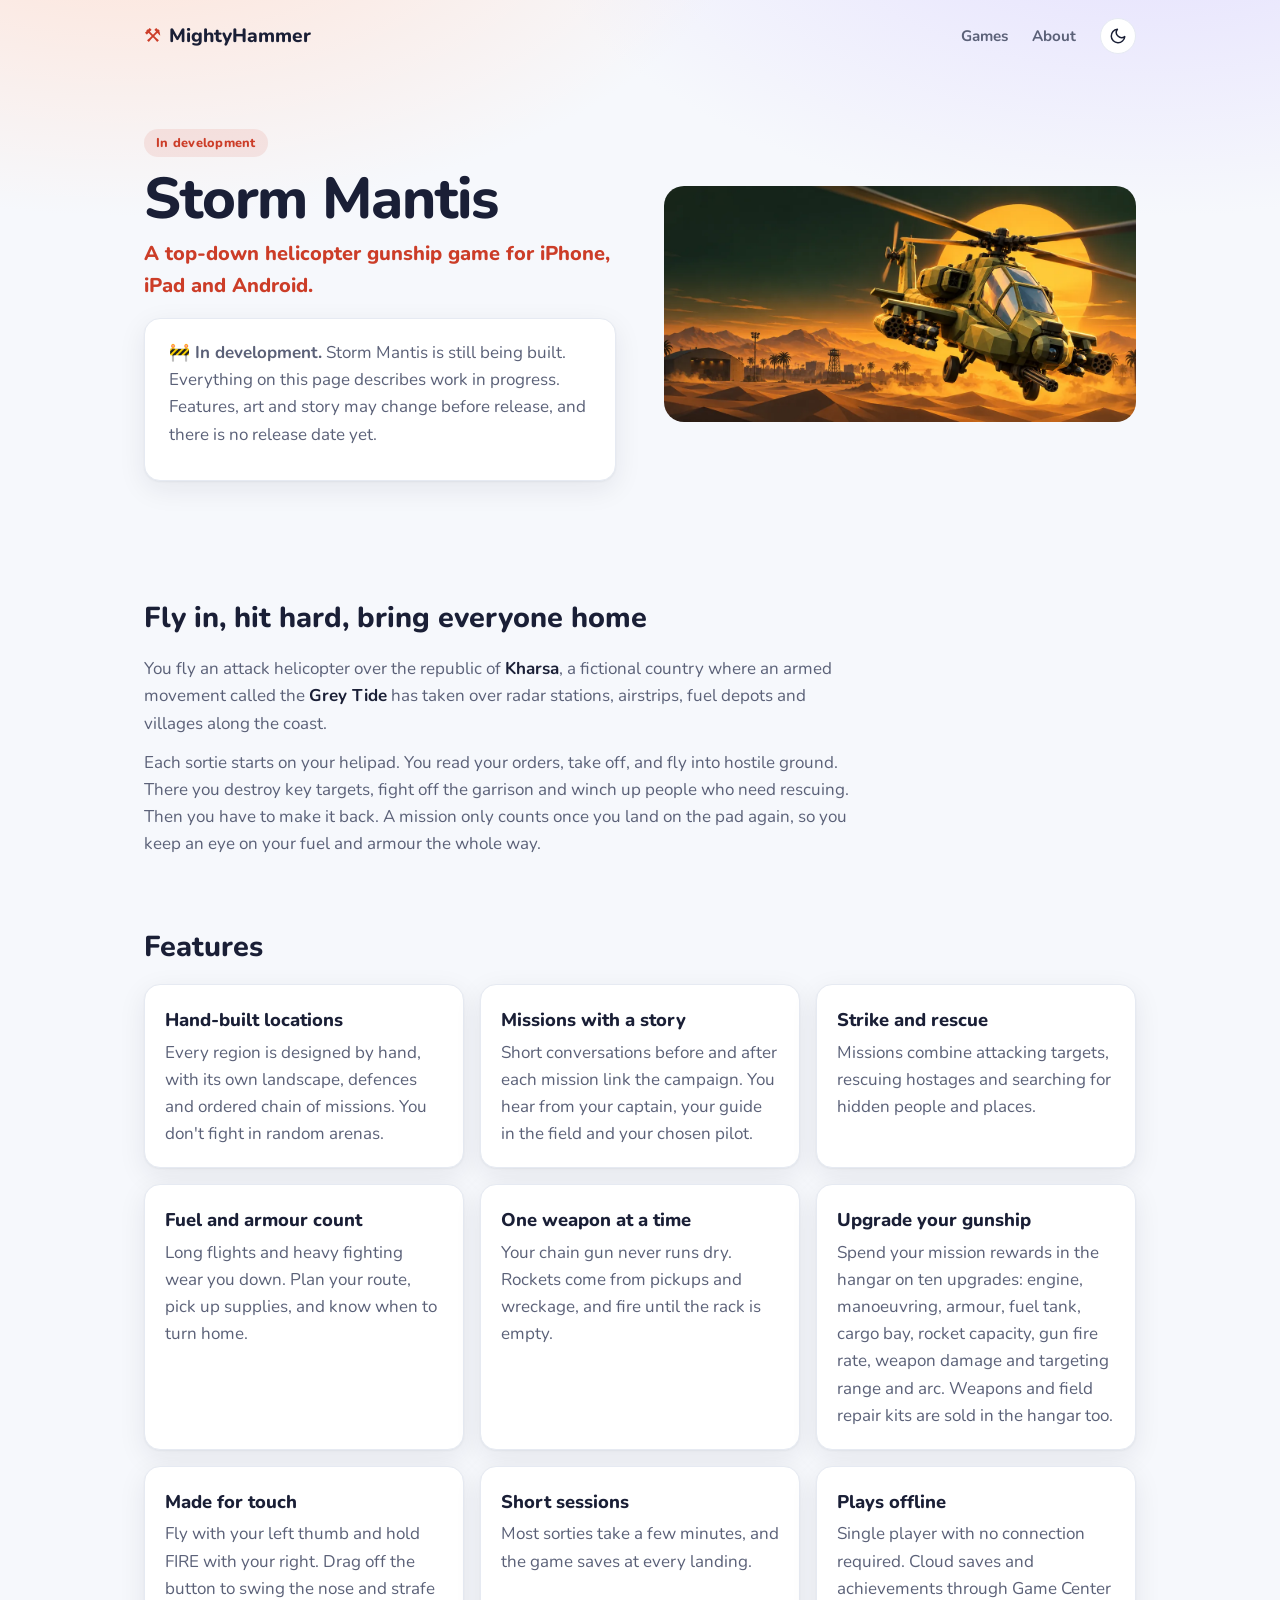
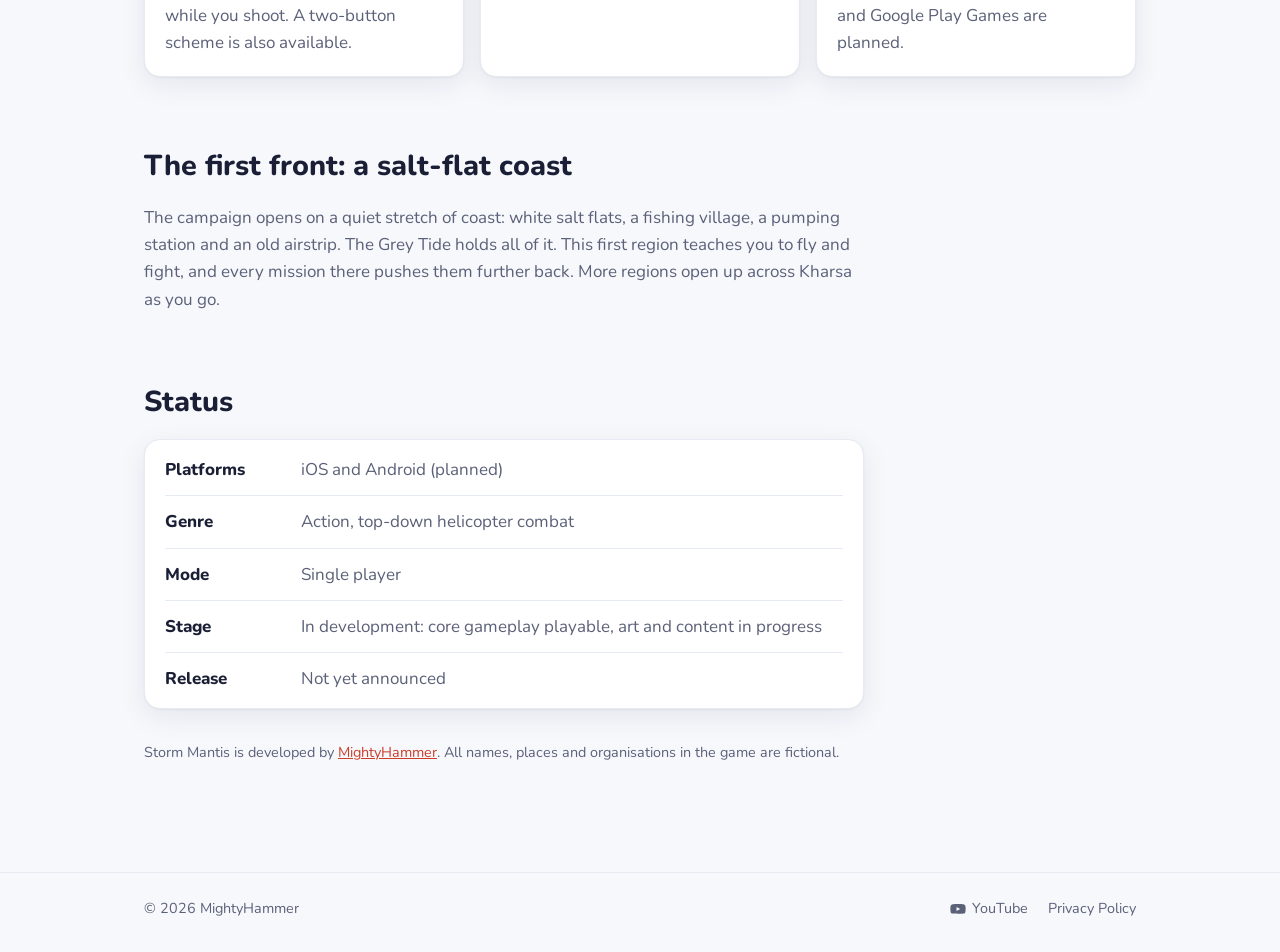
<file: storm-mantis.html>
<!DOCTYPE html>
<html lang="en">
<head>
  <meta charset="UTF-8" />
  <meta name="viewport" content="width=device-width, initial-scale=1.0" />
  <title>Storm Mantis – MightyHammer</title>
  <meta name="description" content="Storm Mantis is a top-down helicopter gunship game for iPhone, iPad and Android, in development at MightyHammer." />
  <link rel="icon" href="data:image/svg+xml,<svg xmlns='http://www.w3.org/2000/svg' viewBox='0 0 100 100'><text y='.9em' font-size='90'>⚒️</text></svg>" />
  <link rel="preconnect" href="https://fonts.googleapis.com" />
  <link rel="preconnect" href="https://fonts.gstatic.com" crossorigin />
  <link href="https://fonts.googleapis.com/css2?family=Nunito:wght@400;700;800&display=swap" rel="stylesheet" />
  <meta name="color-scheme" content="light dark" />
  <script src="theme.js"></script>
  <link rel="stylesheet" href="styles.css" />
</head>
<body>

<header>
  <div class="wrap">
    <a class="logo" href="/"><span>⚒</span> MightyHammer</a>
    <nav>
      <a href="index.html#games">Games</a>
      <a href="index.html#about">About</a>
      <button class="theme-toggle" type="button" aria-label="Switch theme" hidden>
        <svg class="icon-moon" viewBox="0 0 24 24" aria-hidden="true"><path d="M21 12.79A9 9 0 1 1 11.21 3 7 7 0 0 0 21 12.79z"/></svg>
        <svg class="icon-sun" viewBox="0 0 24 24" aria-hidden="true"><circle cx="12" cy="12" r="4.5"/><path d="M12 1.5v2.5M12 20v2.5M4.6 4.6l1.8 1.8M17.6 17.6l1.8 1.8M1.5 12H4M20 12h2.5M4.6 19.4l1.8-1.8M17.6 6.4l1.8-1.8"/></svg>
      </button>
    </nav>
  </div>
</header>

<main>

  <section class="wrap game-hero">
    <div>
      <span class="badge">In development</span>
      <h1>Storm Mantis</h1>
      <p class="tagline">A top-down helicopter gunship game for iPhone, iPad and Android.</p>
      <div class="note">
        <p><strong>🚧 In development.</strong> Storm Mantis is still being built. Everything on this page describes work in progress. Features, art and story may change before release, and there is no release date yet.</p>
      </div>
    </div>
    <img class="game-hero-art" src="images/storm-mantis/key-art.webp" width="1200" height="600" alt="An attack helicopter flying low over desert dunes at sunset" />
  </section>

  <div class="wrap game-page">

    <section>
      <h2>Fly in, hit hard, bring everyone home</h2>
      <p>You fly an attack helicopter over the republic of <strong>Kharsa</strong>, a fictional country where an armed movement called the <strong>Grey Tide</strong> has taken over radar stations, airstrips, fuel depots and villages along the coast.</p>
      <p>Each sortie starts on your helipad. You read your orders, take off, and fly into hostile ground. There you destroy key targets, fight off the garrison and winch up people who need rescuing. Then you have to make it back. A mission only counts once you land on the pad again, so you keep an eye on your fuel and armour the whole way.</p>
    </section>

    <section>
      <h2>Features</h2>
      <div class="cards cards-wide">
        <div class="card">
          <h3>Hand-built locations</h3>
          <p>Every region is designed by hand, with its own landscape, defences and ordered chain of missions. You don't fight in random arenas.</p>
        </div>
        <div class="card">
          <h3>Missions with a story</h3>
          <p>Short conversations before and after each mission link the campaign. You hear from your captain, your guide in the field and your chosen pilot.</p>
        </div>
        <div class="card">
          <h3>Strike and rescue</h3>
          <p>Missions combine attacking targets, rescuing hostages and searching for hidden people and places.</p>
        </div>
        <div class="card">
          <h3>Fuel and armour count</h3>
          <p>Long flights and heavy fighting wear you down. Plan your route, pick up supplies, and know when to turn home.</p>
        </div>
        <div class="card">
          <h3>One weapon at a time</h3>
          <p>Your chain gun never runs dry. Rockets come from pickups and wreckage, and fire until the rack is empty.</p>
        </div>
        <div class="card">
          <h3>Upgrade your gunship</h3>
          <p>Spend your mission rewards in the hangar on ten upgrades: engine, manoeuvring, armour, fuel tank, cargo bay, rocket capacity, gun fire rate, weapon damage and targeting range and arc. Weapons and field repair kits are sold in the hangar too.</p>
        </div>
        <div class="card">
          <h3>Made for touch</h3>
          <p>Fly with your left thumb and hold FIRE with your right. Drag off the button to swing the nose and strafe while you shoot. A two-button scheme is also available.</p>
        </div>
        <div class="card">
          <h3>Short sessions</h3>
          <p>Most sorties take a few minutes, and the game saves at every landing.</p>
        </div>
        <div class="card">
          <h3>Plays offline</h3>
          <p>Single player with no connection required. Cloud saves and achievements through Game Center and Google Play Games are planned.</p>
        </div>
      </div>
    </section>

    <section>
      <h2>The first front: a salt-flat coast</h2>
      <p>The campaign opens on a quiet stretch of coast: white salt flats, a fishing village, a pumping station and an old airstrip. The Grey Tide holds all of it. This first region teaches you to fly and fight, and every mission there pushes them further back. More regions open up across Kharsa as you go.</p>
    </section>

    <section>
      <h2>Status</h2>
      <dl class="facts">
        <div><dt>Platforms</dt><dd>iOS and Android (planned)</dd></div>
        <div><dt>Genre</dt><dd>Action, top-down helicopter combat</dd></div>
        <div><dt>Mode</dt><dd>Single player</dd></div>
        <div><dt>Stage</dt><dd>In development: core gameplay playable, art and content in progress</dd></div>
        <div><dt>Release</dt><dd>Not yet announced</dd></div>
      </dl>
      <p class="byline">Storm Mantis is developed by <a href="/">MightyHammer</a>. All names, places and organisations in the game are fictional.</p>
    </section>

  </div>

</main>

<footer>
  <div class="wrap">
    <span>© 2026 MightyHammer</span>
    <div class="footer-links">
      <a href="https://www.youtube.com/@mightyhammer4427" target="_blank" rel="noopener"><svg viewBox="0 0 24 24" aria-hidden="true"><path fill-rule="evenodd" d="M23 7.2a3 3 0 0 0-2.1-2.1C19 4.6 12 4.6 12 4.6s-7 0-8.9.5A3 3 0 0 0 1 7.2 31 31 0 0 0 .5 12a31 31 0 0 0 .5 4.8 3 3 0 0 0 2.1 2.1c1.9.5 8.9.5 8.9.5s7 0 8.9-.5a3 3 0 0 0 2.1-2.1 31 31 0 0 0 .5-4.8 31 31 0 0 0-.5-4.8zM9.75 15.02V8.98L15.5 12l-5.75 3.02z"/></svg> YouTube</a>
      <a href="privacy-policy.html">Privacy Policy</a>
    </div>
  </div>
</footer>

</body>
</html>
</file>
<file: styles.css>
*, *::before, *::after { box-sizing: border-box; margin: 0; padding: 0; }

:root {
  --bg:       #f6f8fc;
  --surface:  #ffffff;
  --border:   #e6eaf2;
  --text:     #1a1f36;
  --muted:    #5b6178;
  --accent:   #cc3d28;
  --btn-bg:   #1a1f36;
  --btn-text: #ffffff;
  --shadow:   0 1px 2px rgba(26, 31, 54, 0.05), 0 8px 28px rgba(26, 31, 54, 0.08);
  --glow-1:   #ffe1d4;
  --glow-2:   #e3defe;
  --badge-bg: rgba(204, 61, 40, 0.1);
  --icon-moon: block;
  --icon-sun:  none;
  --radius:   20px;
  --width:    1040px;
  color-scheme: light;
}

/* Dark theme: follows the system unless the visitor picked light with the
   header toggle, or picked dark explicitly (see theme.js). */
@media (prefers-color-scheme: dark) {
  :root:not([data-theme="light"]) {
    color-scheme: dark;
    --bg:       #1e2440;
    --surface:  #283052;
    --border:   #36406a;
    --text:     #f0f2fa;
    --muted:    #aeb5cc;
    --accent:   #ff8a6b;
    --btn-bg:   #f0f2fa;
    --btn-text: #1e2440;
    --shadow:   0 1px 2px rgba(0, 0, 0, 0.25), 0 8px 28px rgba(0, 0, 0, 0.3);
    --glow-1:   #4a3150;
    --glow-2:   #2c3a78;
    --badge-bg: rgba(255, 138, 107, 0.16);
    --icon-moon: none;
    --icon-sun:  block;
  }
}
:root[data-theme="dark"] {
  color-scheme: dark;
  --bg:       #1e2440;
  --surface:  #283052;
  --border:   #36406a;
  --text:     #f0f2fa;
  --muted:    #aeb5cc;
  --accent:   #ff8a6b;
  --btn-bg:   #f0f2fa;
  --btn-text: #1e2440;
  --shadow:   0 1px 2px rgba(0, 0, 0, 0.25), 0 8px 28px rgba(0, 0, 0, 0.3);
  --glow-1:   #4a3150;
  --glow-2:   #2c3a78;
  --badge-bg: rgba(255, 138, 107, 0.16);
  --icon-moon: none;
  --icon-sun:  block;
}

html { scroll-behavior: smooth; }

body {
  /* soft color glow behind the top of every page */
  background:
    radial-gradient(900px 480px at 10% -120px, var(--glow-1) 0%, transparent 70%),
    radial-gradient(900px 480px at 90% -120px, var(--glow-2) 0%, transparent 70%),
    var(--bg);
  background-repeat: no-repeat;
  color: var(--text);
  font-family: 'Nunito', system-ui, -apple-system, 'Segoe UI', sans-serif;
  font-size: 17px;
  line-height: 1.6;
  -webkit-font-smoothing: antialiased;
}

a { color: inherit; }
a:focus-visible { outline: 3px solid var(--accent); outline-offset: 3px; border-radius: 6px; }

.wrap {
  max-width: var(--width);
  margin: 0 auto;
  padding: 0 24px;
}

/* HEADER */
header .wrap {
  display: flex;
  align-items: center;
  justify-content: space-between;
  gap: 16px;
  height: 72px;
}
.logo {
  display: flex;
  align-items: center;
  gap: 8px;
  font-weight: 800;
  font-size: 1.2rem;
  text-decoration: none;
}
.logo span { color: var(--accent); }
header nav { display: flex; align-items: center; gap: 24px; }
header nav a {
  color: var(--muted);
  font-weight: 700;
  font-size: 0.95rem;
  text-decoration: none;
}
header nav a:hover { color: var(--text); }

.theme-toggle {
  display: inline-grid;
  place-items: center;
  width: 36px;
  height: 36px;
  border: 1px solid var(--border);
  border-radius: 999px;
  background: var(--surface);
  color: var(--text);
  cursor: pointer;
}
.theme-toggle[hidden] { display: none; }
.theme-toggle:hover { border-color: var(--muted); }
.theme-toggle:focus-visible { outline: 3px solid var(--accent); outline-offset: 2px; }
.theme-toggle svg {
  width: 18px;
  height: 18px;
  fill: none;
  stroke: currentColor;
  stroke-width: 2;
  stroke-linecap: round;
  stroke-linejoin: round;
}
.icon-moon { display: var(--icon-moon); }
.icon-sun  { display: var(--icon-sun); }

/* HERO */
.hero {
  text-align: center;
  padding: 72px 0 56px;
}
.hero h1 {
  font-size: clamp(2.2rem, 6vw, 3.4rem);
  font-weight: 800;
  line-height: 1.1;
  letter-spacing: -0.02em;
  max-width: 20ch;
  text-wrap: balance;
  margin: 0 auto 16px;
}
.hero p {
  color: var(--muted);
  font-size: 1.15rem;
  max-width: 34rem;
  margin: 0 auto;
}

/* GAMES */
.games {
  display: grid;
  grid-template-columns: repeat(auto-fit, minmax(300px, 1fr));
  gap: 24px;
}
.game {
  background: var(--surface);
  border: 1px solid var(--border);
  box-shadow: var(--shadow);
  border-radius: var(--radius);
  overflow: hidden;
  display: flex;
  flex-direction: column;
}
.game-cover {
  height: 260px;
  display: grid;
  place-items: center;
  font-size: 5rem;
}
.game-cover img { width: 100%; height: 100%; object-fit: cover; }
.paint  { background: linear-gradient(135deg, #ffe1d6, #ffb49f); }

/* Auto-scrolling image strip. The track holds the image set twice,
   so sliding it left by half its width loops without a jump. */
.reel {
  display: block;
  place-items: normal;
  overflow: hidden;
  background: #0a0b16;
}
.reel-track {
  display: flex;
  width: max-content;
  height: 100%;
  animation: reel 45s linear infinite;
}
.reel-track img {
  width: auto;
  height: 100%;
  margin-right: 6px;
}
.reel:hover .reel-track { animation-play-state: paused; }
@keyframes reel { to { transform: translateX(-50%); } }

@media (prefers-reduced-motion: reduce) {
  .reel { overflow-x: auto; }
  .reel-track { animation: none; }
  .reel-track img[aria-hidden] { display: none; }
}

.game-body {
  padding: 24px;
  display: flex;
  flex-direction: column;
  gap: 8px;
  flex: 1;
}
.game h2, .game h3 { font-size: 1.4rem; font-weight: 800; line-height: 1.2; }
.game-meta { color: var(--muted); font-size: 0.9rem; font-weight: 700; }
.game-body p { color: var(--muted); }

.stores {
  display: flex;
  flex-wrap: wrap;
  gap: 10px;
  margin-top: auto;
  padding-top: 12px;
}
.store {
  display: inline-flex;
  align-items: center;
  gap: 8px;
  padding: 10px 18px;
  border-radius: 999px;
  background: var(--btn-bg);
  color: var(--btn-text);
  font-weight: 700;
  font-size: 0.92rem;
  text-decoration: none;
  transition: transform 0.15s;
}
.store:hover { transform: translateY(-2px); }
.store svg { width: 16px; height: 16px; fill: currentColor; }

/* ABOUT */
.about {
  text-align: center;
  padding: 96px 0;
}
.about h2 {
  font-size: 1.8rem;
  font-weight: 800;
  margin-bottom: 12px;
}
.about p {
  color: var(--muted);
  max-width: 36rem;
  margin: 0 auto 24px;
}
.about .store { font-size: 1rem; padding: 12px 24px; }
.about-links { display: flex; flex-wrap: wrap; justify-content: center; gap: 10px; }

/* FOOTER */
footer {
  border-top: 1px solid var(--border);
}
footer .wrap {
  display: flex;
  justify-content: space-between;
  flex-wrap: wrap;
  gap: 8px;
  padding-top: 24px;
  padding-bottom: 32px;
  color: var(--muted);
  font-size: 0.9rem;
}
footer a { text-decoration: none; }
.footer-links { display: flex; flex-wrap: wrap; gap: 20px; }
.footer-links a { display: inline-flex; align-items: center; gap: 6px; }
.footer-links svg { width: 16px; height: 16px; fill: currentColor; }
footer a:hover { color: var(--text); }

/* GAME PAGE */
.game-hero {
  display: grid;
  grid-template-columns: 1fr 1fr;
  gap: 48px;
  align-items: center;
  padding-top: 56px;
  padding-bottom: 48px;
}
.game-hero h1 {
  font-size: clamp(2.4rem, 6vw, 3.6rem);
  font-weight: 800;
  line-height: 1.05;
  letter-spacing: -0.02em;
}
.tagline {
  color: var(--accent);
  font-size: 1.25rem;
  font-weight: 800;
  margin: 8px 0 16px;
}
.game-hero p:not(.tagline) { color: var(--muted); margin-bottom: 12px; }
.game-hero-art {
  display: block;
  width: 100%;
  height: auto;
  border-radius: var(--radius);
}
.gallery { height: 440px; border-radius: var(--radius); }

.game-page { padding-bottom: 96px; }
.game-page section { margin-top: 72px; }
.game-page h2 {
  font-size: 1.8rem;
  font-weight: 800;
  line-height: 1.2;
  margin-bottom: 20px;
}
.game-page p { color: var(--muted); margin-bottom: 12px; max-width: 720px; }
.game-page p a { color: var(--accent); }

.cards {
  display: grid;
  grid-template-columns: repeat(auto-fit, minmax(180px, 1fr));
  gap: 16px;
}
.card {
  background: var(--surface);
  border: 1px solid var(--border);
  box-shadow: var(--shadow);
  border-radius: 16px;
  padding: 20px;
}
.card h3 { font-size: 1.15rem; font-weight: 800; margin-bottom: 4px; }
.card p { margin: 0; }
.card .icon { display: block; font-size: 2rem; line-height: 1; margin-bottom: 12px; }
.game-page strong { color: var(--text); }

.points { padding-left: 20px; max-width: 720px; }
.points li { color: var(--muted); margin-bottom: 10px; }
.points li::marker { color: var(--accent); }

.columns {
  display: grid;
  grid-template-columns: repeat(auto-fit, minmax(280px, 1fr));
  column-gap: 48px;
}

.get { text-align: center; }
.get p { margin-left: auto; margin-right: auto; }
.get .stores { justify-content: center; margin-bottom: 20px; padding-top: 0; }
.byline { font-size: 0.9rem; margin-top: 32px; }

.cards-wide { grid-template-columns: repeat(auto-fit, minmax(260px, 1fr)); }

.facts {
  max-width: 720px;
  background: var(--surface);
  border: 1px solid var(--border);
  box-shadow: var(--shadow);
  border-radius: 16px;
  padding: 4px 20px;
}
.facts div {
  display: grid;
  grid-template-columns: 120px 1fr;
  gap: 16px;
  padding: 12px 0;
  border-bottom: 1px solid var(--border);
}
.facts div:last-child { border-bottom: 0; }
.facts dt { font-weight: 800; }
.facts dd { color: var(--muted); }

.badge {
  display: inline-block;
  align-self: flex-start;
  padding: 4px 12px;
  border-radius: 999px;
  background: var(--badge-bg);
  color: var(--accent);
  font-size: 0.8rem;
  font-weight: 800;
  letter-spacing: 0.02em;
}
.game-hero .badge { margin-bottom: 12px; }
.game-hero .note { margin: 8px 0 0; }

/* In-development games on the homepage */
.section-title {
  font-size: 1.4rem;
  font-weight: 800;
  margin: 56px 0 16px;
}
.game-wide { flex-direction: row; }
.game-wide-art {
  display: block;
  width: 48%;
  height: auto;
  min-height: 260px;
  object-fit: cover;
}

.more {
  color: var(--accent);
  font-weight: 700;
  text-decoration: none;
}
.more:hover { text-decoration: underline; }
.game :is(h2, h3) a { text-decoration: none; }
.game :is(h2, h3) a:hover { color: var(--accent); }

/* LEGAL PAGE */
.legal {
  max-width: 720px;
  padding-top: 48px;
  padding-bottom: 96px;
}
.legal h1 {
  font-size: clamp(2rem, 5vw, 2.6rem);
  font-weight: 800;
  letter-spacing: -0.02em;
}
.legal .updated {
  color: var(--muted);
  margin: 4px 0 32px;
}
.legal h2 {
  font-size: 1.25rem;
  font-weight: 800;
  margin: 40px 0 12px;
}
.legal p, .legal li { color: var(--muted); }
.legal p { margin-bottom: 16px; }
.legal strong { color: var(--text); }
.legal ul { padding-left: 20px; margin-bottom: 16px; }
.legal li { margin-bottom: 6px; }
.legal li::marker { color: var(--accent); }
.legal a { color: var(--accent); overflow-wrap: anywhere; }
.note {
  background: var(--surface);
  border: 1px solid var(--border);
  box-shadow: var(--shadow);
  border-radius: 16px;
  padding: 20px 24px;
  margin: 24px 0;
}
.note p { margin: 0; }
.note h2 { margin-top: 0; }
.note ul { margin-bottom: 0; }

@media (max-width: 800px) {
  .game-hero { grid-template-columns: 1fr; gap: 28px; padding-top: 32px; }
  .game-hero-art { order: -1; }
  .game-wide { flex-direction: column; }
  .game-wide-art { width: 100%; min-height: 0; height: 220px; }
}

@media (max-width: 600px) {
  .wrap { padding: 0 16px; }
  .gallery { height: 340px; }
  .facts div { grid-template-columns: 1fr; gap: 2px; }
  .game-page section { margin-top: 56px; }
  header nav { gap: 16px; }
  .hero { padding: 48px 0 40px; }
  .game-cover { height: 220px; font-size: 4rem; }
  .game-body { padding: 20px; }
  .about { padding: 72px 0; }
}
</file>
